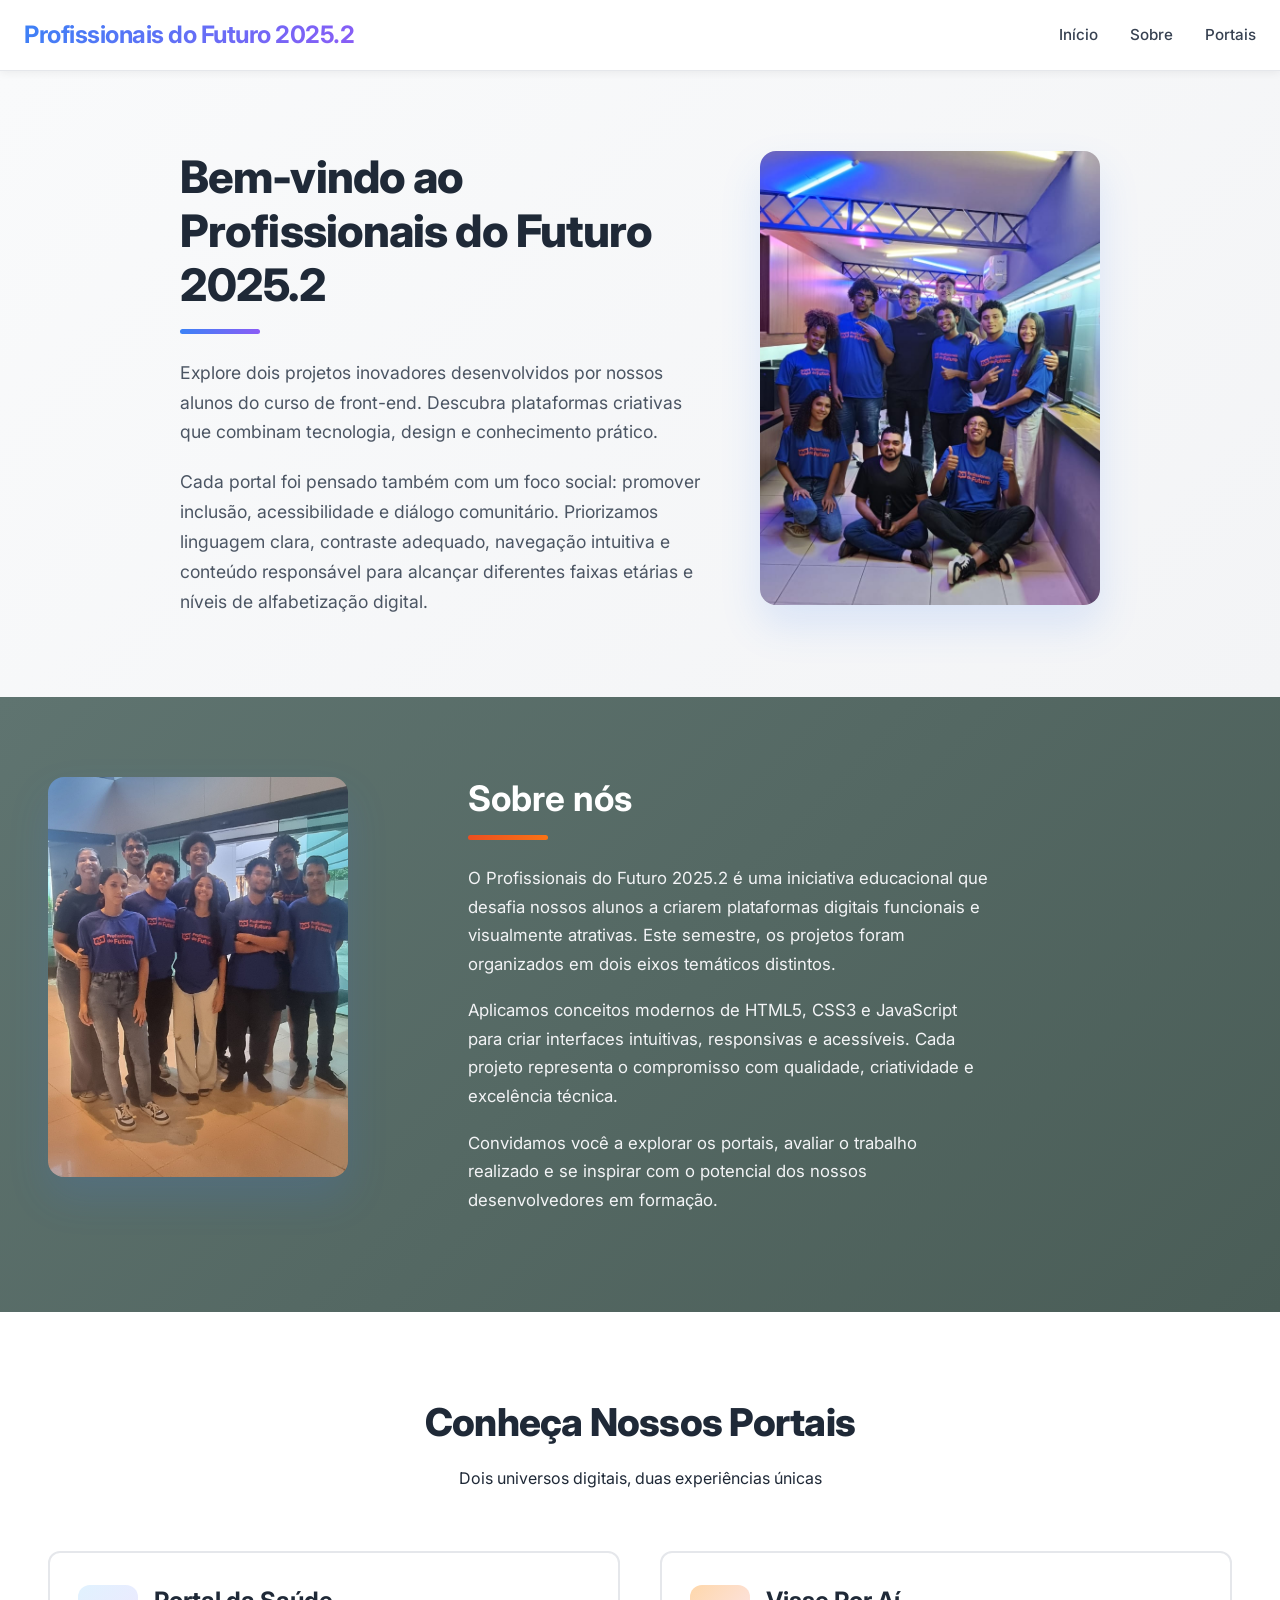
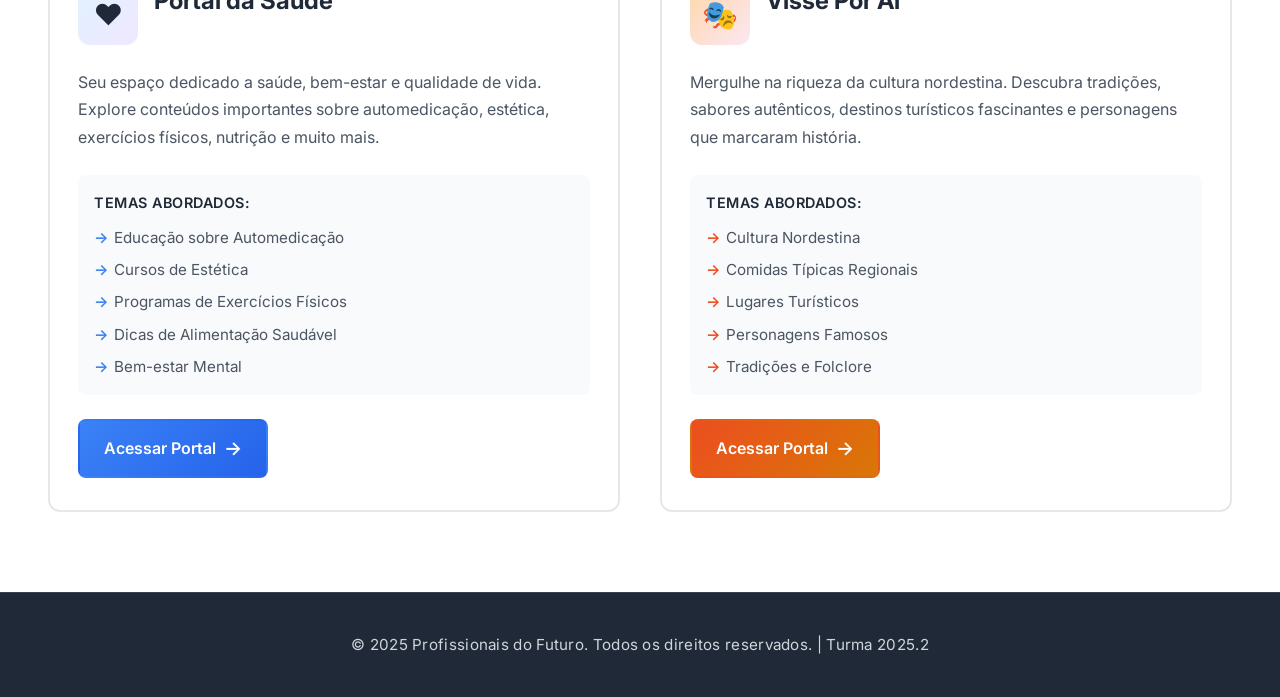
<file: index.html>
<!DOCTYPE html>
<html lang="pt-br">
<head>
  <meta charset="UTF-8" />
  <meta name="viewport" content="width=device-width, initial-scale=1.0"/>
  <title>Início | Profissionais do Futuro 2025.2</title>
  <link rel="stylesheet" href="style.css" />
  <link href="https://fonts.googleapis.com/css2?family=Inter:wght@400;500;600;700;800&display=swap" rel="stylesheet">
</head>
<body>
  <nav class="navbar">
    <div class="navbar__wrapper">
      <div class="navbar__left">
        <div class="navbar__title">
          <h1>Profissionais do Futuro 2025.2</h1>
        </div>
      </div>
      <ul class="navbar__links">
        <li><a href="#inicio">Início</a></li>
        <li><a href="#sobre">Sobre</a></li>
        <li><a href="#portais">Portais</a></li>
      </ul>
    </div>
  </nav>

  <main class="main-content">
    <!-- Seção Hero -->
    <section class="hero" id="inicio">
      <div class="container">
        <div class="hero__inner">
          <div class="hero__content">
            <h2 class="hero__title">Bem-vindo ao Profissionais do Futuro 2025.2</h2>
            <p class="hero__description">
              Explore dois projetos inovadores desenvolvidos por nossos alunos do curso de front-end. Descubra plataformas criativas que combinam tecnologia, design e conhecimento prático.
            </p>
            <p class="hero__description">
              Cada portal foi pensado também com um foco social: promover inclusão, acessibilidade e diálogo comunitário. Priorizamos linguagem clara, contraste adequado, navegação intuitiva e conteúdo responsável para alcançar diferentes faixas etárias e níveis de alfabetização digital.
            </p>
          </div>
          <div class="hero__image">
            <img src="./assets/turma.jpeg" alt="Ilustração Profissionais do Futuro" class="hero__image-content" />
          </div>
        </div>
      </div>
    </section>

    <!-- Seção Sobre -->
    <section class="about" id="sobre">
      <div class="container">
        <div class="about__inner">
          <div class="about__image">
            <img src="./assets/sieg.jpg" alt="Sobre o Projeto" class="about__image-content" />
          </div>
          <div class="about__content">
            <h2 class="about__title">Sobre nós</h2>
            <p class="about__description">
              O Profissionais do Futuro 2025.2 é uma iniciativa educacional que desafia nossos alunos a criarem plataformas digitais funcionais e visualmente atrativas. Este semestre, os projetos foram organizados em dois eixos temáticos distintos.
            </p>
            <p class="about__description">
              Aplicamos conceitos modernos de HTML5, CSS3 e JavaScript para criar interfaces intuitivas, responsivas e acessíveis. Cada projeto representa o compromisso com qualidade, criatividade e excelência técnica.
            </p>
            <p class="about__description">
              Convidamos você a explorar os portais, avaliar o trabalho realizado e se inspirar com o potencial dos nossos desenvolvedores em formação.
            </p>
          </div>
        </div>
      </div>
    </section>

    <!-- Seção Portais -->
    <section class="portals" id="portais">
      <div class="container">
        <div class="portals__header">
          <h2 class="portals__title">Conheça Nossos Portais</h2>
          <p class="portals__subtitle">Dois universos digitais, duas experiências únicas</p>
        </div>

        <div class="portals__grid">
        <!-- Portal 1: Saúde -->
        <div class="portal-card">
          <div class="portal-card__header">
            <div class="portal-card__icon">
              <span class="icon-health">❤️</span>
            </div>
            <h3 class="portal-card__title">Portal da Saúde</h3>
          </div>
          
          <div class="portal-card__content">
            <p class="portal-card__description">
              Seu espaço dedicado a saúde, bem-estar e qualidade de vida. Explore conteúdos importantes sobre automedicação, estética, exercícios físicos, nutrição e muito mais.
            </p>
            
            <div class="portal-card__topics">
              <h4 class="portal-card__topics-title">Temas abordados:</h4>
              <ul class="portal-card__topics-list">
                <li>Educação sobre Automedicação</li>
                <li>Cursos de Estética</li>
                <li>Programas de Exercícios Físicos</li>
                <li>Dicas de Alimentação Saudável</li>
                <li>Bem-estar Mental</li>
              </ul>
            </div>
          </div>
          
        <a href="./portal-saude/home/home.html" class="portal-card__link" target="_blank" rel="noopener noreferrer">
            Acessar Portal
            <span class="portal-card__arrow">→</span>
        </a>
        </div>

        <!-- Portal 2: Nordeste -->
        <div class="portal-card">
          <div class="portal-card__header">
            <div class="portal-card__icon">
              <span class="icon-northeast">🎭</span>
            </div>
            <h3 class="portal-card__title">Visse Por Aí</h3>
          </div>
          
          <div class="portal-card__content">
            <p class="portal-card__description">
              Mergulhe na riqueza da cultura nordestina. Descubra tradições, sabores autênticos, destinos turísticos fascinantes e personagens que marcaram história.
            </p>
            
            <div class="portal-card__topics">
              <h4 class="portal-card__topics-title">Temas abordados:</h4>
              <ul class="portal-card__topics-list">
                <li>Cultura Nordestina</li>
                <li>Comidas Típicas Regionais</li>
                <li>Lugares Turísticos</li>
                <li>Personagens Famosos</li>
                <li>Tradições e Folclore</li>
              </ul>
            </div>
          </div>
          
        <a href="./visse-por-ai/home/src/home.html" class="portal-card__link" target="_blank" rel="noopener noreferrer">
            Acessar Portal
            <span class="portal-card__arrow">→</span>
        </a>
        </div>
        </div>
      </div>
    </section>

  </main>

  <footer class="footer">
    <div class="container">
      <p>&copy; 2025 Profissionais do Futuro. Todos os direitos reservados. | Turma 2025.2</p>
    </div>
  </footer>
</body>
</html>
</file>
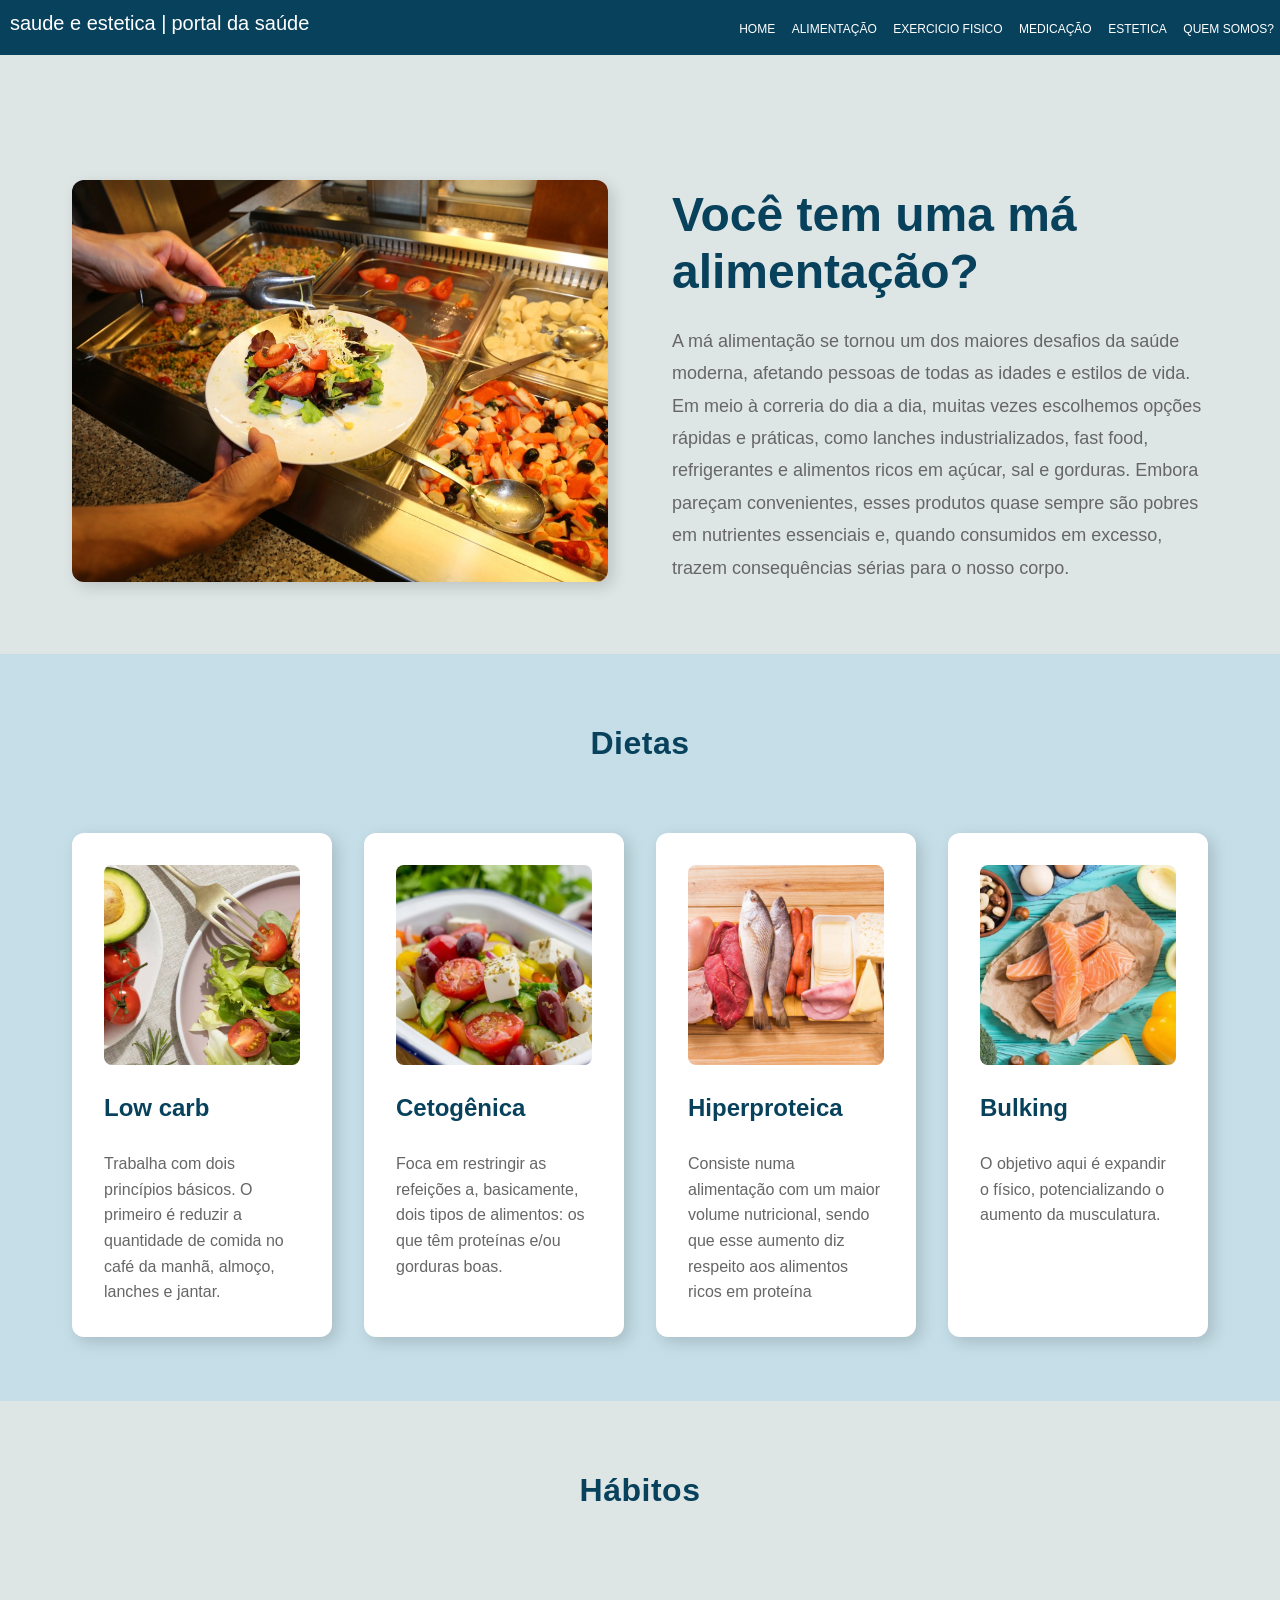
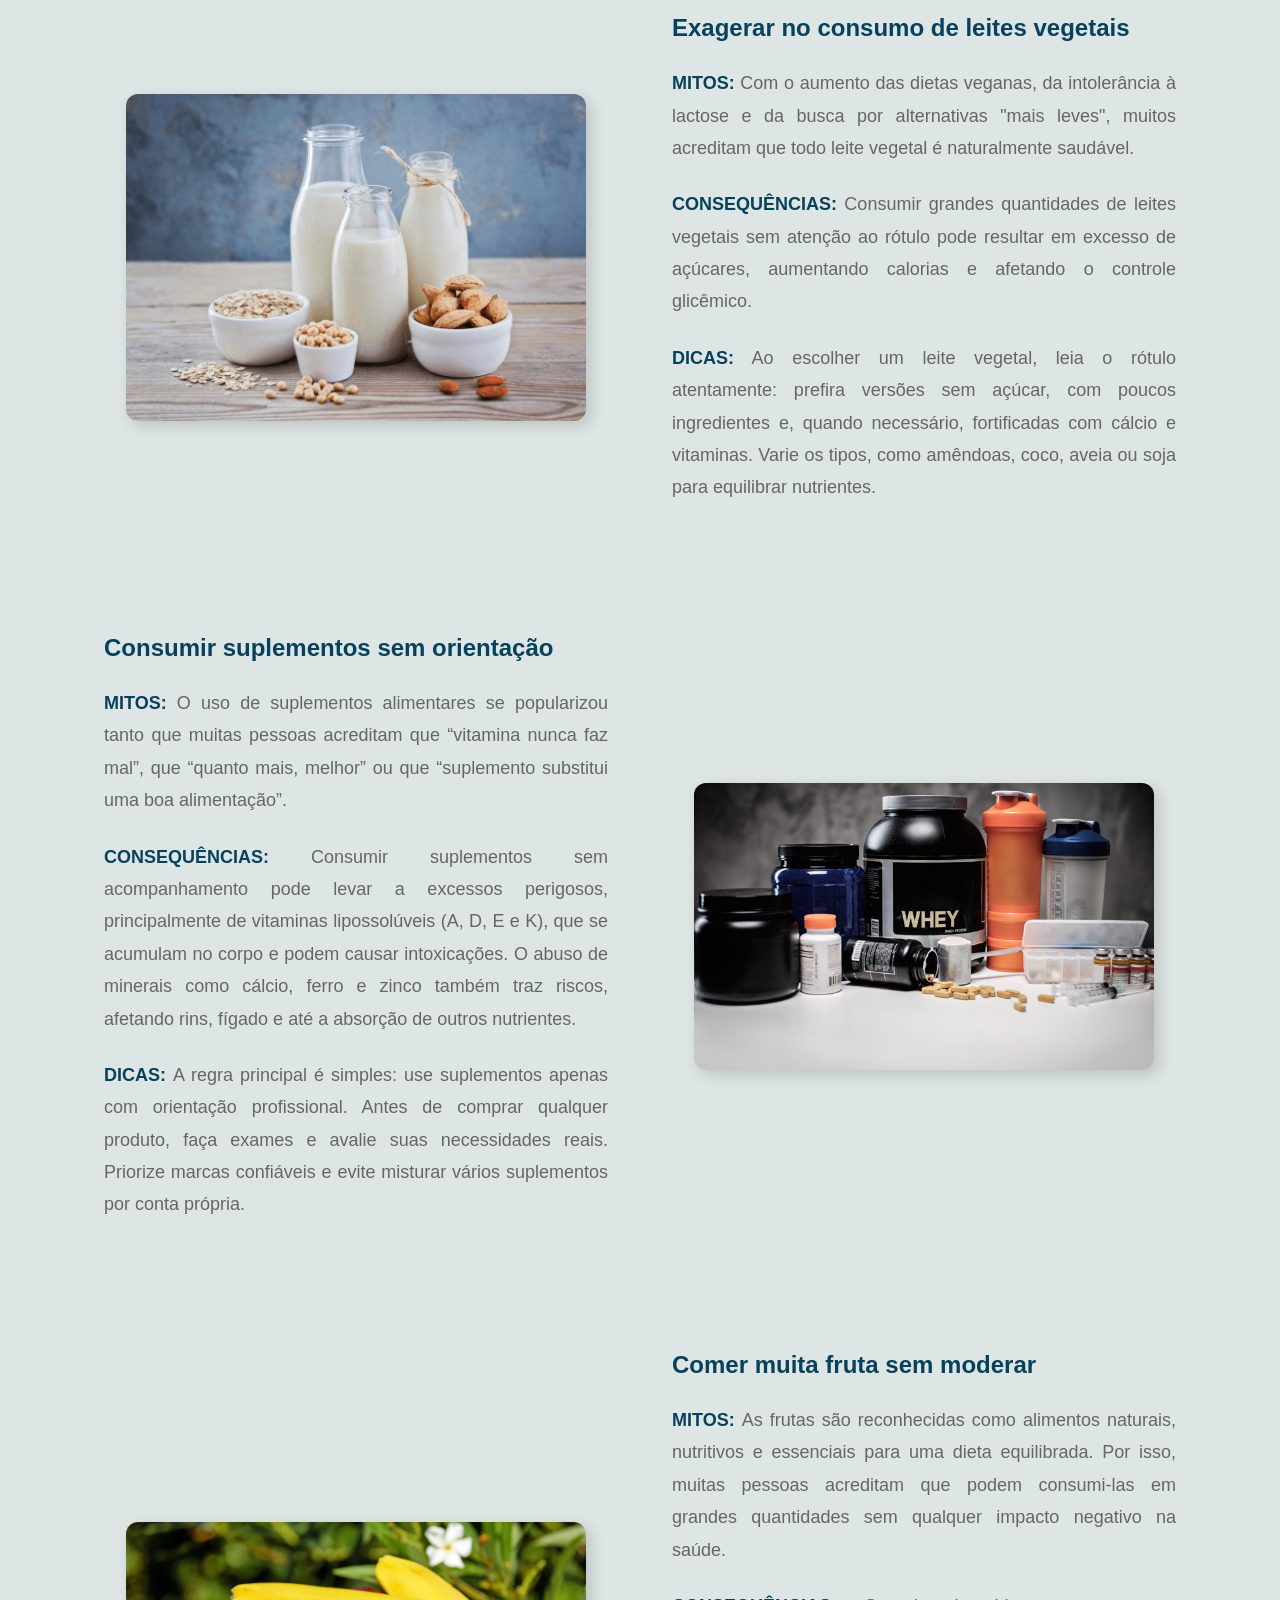
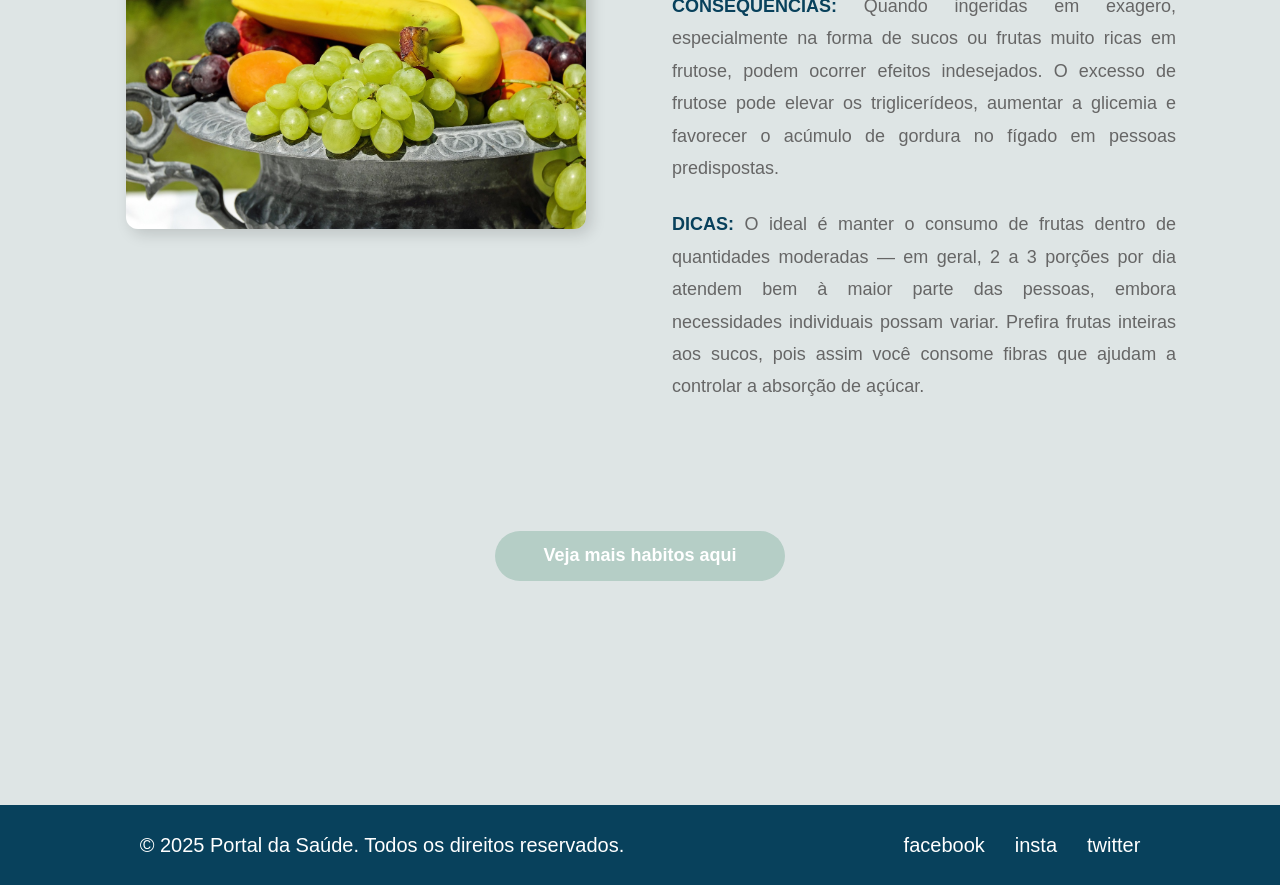
<file: portal-saude/alimentacao/alimentação.html>
<!DOCTYPE html>
<html lang="pt-br">
  <head>
    <meta charset="UTF-8" />
    <meta name="viewport" content="width=device-width, initial-scale=1.0" />
    <title>Document</title>
    <link rel="stylesheet" href="alimentação.css" />
  </head>
  <body>
    <nav>
        <div class="container-nav-textos">
            <p class="textologo">saude e estetica |</p> <p>portal da saúde</p> 
        </div>
        <div class="container-nav2">
            <a href="../home/home.html"><button class="btnav">HOME</button></a> 
            <a href="../alimentacao/alimentação.html"><button class="btnav">ALIMENTAÇÃO</button></a>
            <a href="../exercicio-fisico/index.html"><button class="btnav">EXERCICIO FISICO</button></a> 
            <a href="../med/med.html"><button class="btnav">MEDICAÇÃO</button></a>
            <a href="../estetica/teste.html"><button class="btnav">ESTETICA</button></a>
            <a href="../sobre nos/qs.html"><button class="btnav">QUEM SOMOS?</button></a>
        </div>
        
    </nav>

    <div class="inicio">
      <div class="img1">
        <img src="arquivos/foto1.jpg" alt="img_teste" />
      </div>

      <div class="texto1">
        <h1>
          Você tem uma má <br />
          alimentação?
        </h1>
        <p>
          A má alimentação se tornou um dos maiores desafios da saúde moderna,
          afetando pessoas de todas as idades e estilos de vida. Em meio à
          correria do dia a dia, muitas vezes escolhemos opções rápidas e
          práticas, como lanches industrializados, fast food, refrigerantes e
          alimentos ricos em açúcar, sal e gorduras. Embora pareçam
          convenientes, esses produtos quase sempre são pobres em nutrientes
          essenciais e, quando consumidos em excesso, trazem consequências
          sérias para o nosso corpo.
        </p>
      </div>
    </div>
    
  <section class="dietas">
    <div class="dieta">
      <h1>Dietas</h1>
    </div>
    
    <section class="cards">
      <div class="card1">
        <img src="arquivos/low carb.jpg" alt="" />
        <h1>Low carb</h1>
        <p>Trabalha com dois princípios básicos. O primeiro é reduzir a quantidade de comida no café da manhã, almoço, lanches e jantar.</p>
      </div>
      
      <div class="card1">
        <img src="arquivos/cetogênica.jpeg" alt="" />
        <h1>Cetogênica</h1>
        <p>Foca em restringir as refeições a, basicamente, dois tipos de alimentos: os que têm proteínas e/ou gorduras boas. </p>
      </div>
      
      <div class="card1">
        <img src="arquivos/hiperproteica.jpeg" alt="" />
        <h1>Hiperproteica</h1>
        <p>Consiste numa alimentação com um maior volume nutricional, sendo que esse aumento diz respeito aos alimentos ricos em proteína</p>
      </div>
      
      <div class="card1">
        <img src="arquivos/bulking.jpeg" alt="" />
        <h1>Bulking</h1>
        <p>O objetivo aqui é expandir o físico, potencializando o aumento da musculatura.</p>
      </div>
      
    </section>
  </section>
    
  <section class="habitos">
      <h1 class="titulo1">Hábitos</h1>

      <div class="habitos1">
        <div class="imghabitos">
          <img src="arquivos/leitesVegetais.jpeg" alt="" class="img2" />
        </div>

        <div class="texto4">

          <h1>Exagerar no consumo de leites vegetais</h1>
          <p>
            <strong>MITOS:</strong> Com o aumento das dietas veganas, da intolerância à lactose e da busca por alternativas "mais leves", muitos acreditam que todo leite vegetal é naturalmente saudável.
          </p>

          <p>
           <strong>CONSEQUÊNCIAS:</strong> Consumir grandes quantidades de leites vegetais sem atenção ao rótulo pode resultar em excesso de açúcares, aumentando calorias e afetando o controle glicêmico.
          </p>

          <p>
            <strong>DICAS:</strong> Ao escolher um leite vegetal, leia o rótulo atentamente: prefira versões sem açúcar, com poucos ingredientes e, quando necessário, fortificadas com cálcio e vitaminas. Varie os tipos, como amêndoas, coco, aveia ou soja para equilibrar nutrientes.
          </p>
        </div>
      </div>
      
      
    

      <div class="habitos2">
        <div class="texto3">

          <h1>Consumir suplementos sem orientação</h1>  
        
          <p>
            <strong>MITOS: </strong> O uso de suplementos alimentares se popularizou tanto que muitas pessoas acreditam que “vitamina nunca faz mal”, que “quanto mais, melhor” ou que “suplemento substitui uma boa alimentação”.
          </p>

          <P>
            <strong> CONSEQUÊNCIAS: </strong> Consumir suplementos sem acompanhamento pode levar a excessos perigosos, principalmente de vitaminas lipossolúveis (A, D, E e K), que se acumulam no corpo e podem causar intoxicações. O abuso de minerais como cálcio, ferro e zinco também traz riscos, afetando rins, fígado e até a absorção de outros nutrientes.
          </P>

          <P>
            <strong> DICAS: </strong> A regra principal é simples: use suplementos apenas com orientação profissional. Antes de comprar qualquer produto, faça exames e avalie suas necessidades reais. Priorize marcas confiáveis e evite misturar vários suplementos por conta própria.
          </P>
        </div>

        <div class="imghabitos">
          <img src="arquivos/suplementos.jpeg" alt="" class="img2" />
        </div>
      </div>

      <div class="habitos1">
        
        <div class="imghabitos">
          <img src="arquivos/frutas.jpeg" alt="" class="img2" />
        </div>
        
        <div class="texto2">
          <h1>Comer muita fruta sem moderar</h1>
          
          <p>
           <strong> MITOS: </strong> As frutas são reconhecidas como alimentos naturais, nutritivos e essenciais para uma dieta equilibrada. Por isso, muitas pessoas acreditam que podem consumi-las em grandes quantidades sem qualquer impacto negativo na saúde. 
          </P>
          
          <p>
            <strong>CONSEQUÊNCIAS: </strong> Quando ingeridas em exagero, especialmente na forma de sucos ou frutas muito ricas em frutose, podem ocorrer efeitos indesejados. O excesso de frutose pode elevar os triglicerídeos, aumentar a glicemia e favorecer o acúmulo de gordura no fígado em pessoas predispostas.
          </p>

          <p>
            <strong> DICAS: </strong> O ideal é manter o consumo de frutas dentro de quantidades moderadas — em geral, 2 a 3 porções por dia atendem bem à maior parte das pessoas, embora necessidades individuais possam variar. Prefira frutas inteiras aos sucos, pois assim você consome fibras que ajudam a controlar a absorção de açúcar.
          </p>
        </div>
      </div>

      
      <div class="btt">
        <a href="https://www.einstein.br/n/vida-saudavel/tipos-de-dieta" target="_blank" rel="noopener noreferrer">
          <button class="btt1">Veja mais habitos aqui</button>
        </a>
      </div>
    </section>
    <div class="espaco"></div>
    <footer>
        <div class="direitos">
            <p>© 2025 Portal da Saúde. Todos os direitos reservados.</p>
        </div>
        <div class="redes">
            <a href=""><p class="social">facebook</p></a>
            <a href=""><p class="social">insta</p></a>
            <a href=""><p class="social">twitter</p></a>
        </div>
    </footer>
  </body>
</html>
</file>
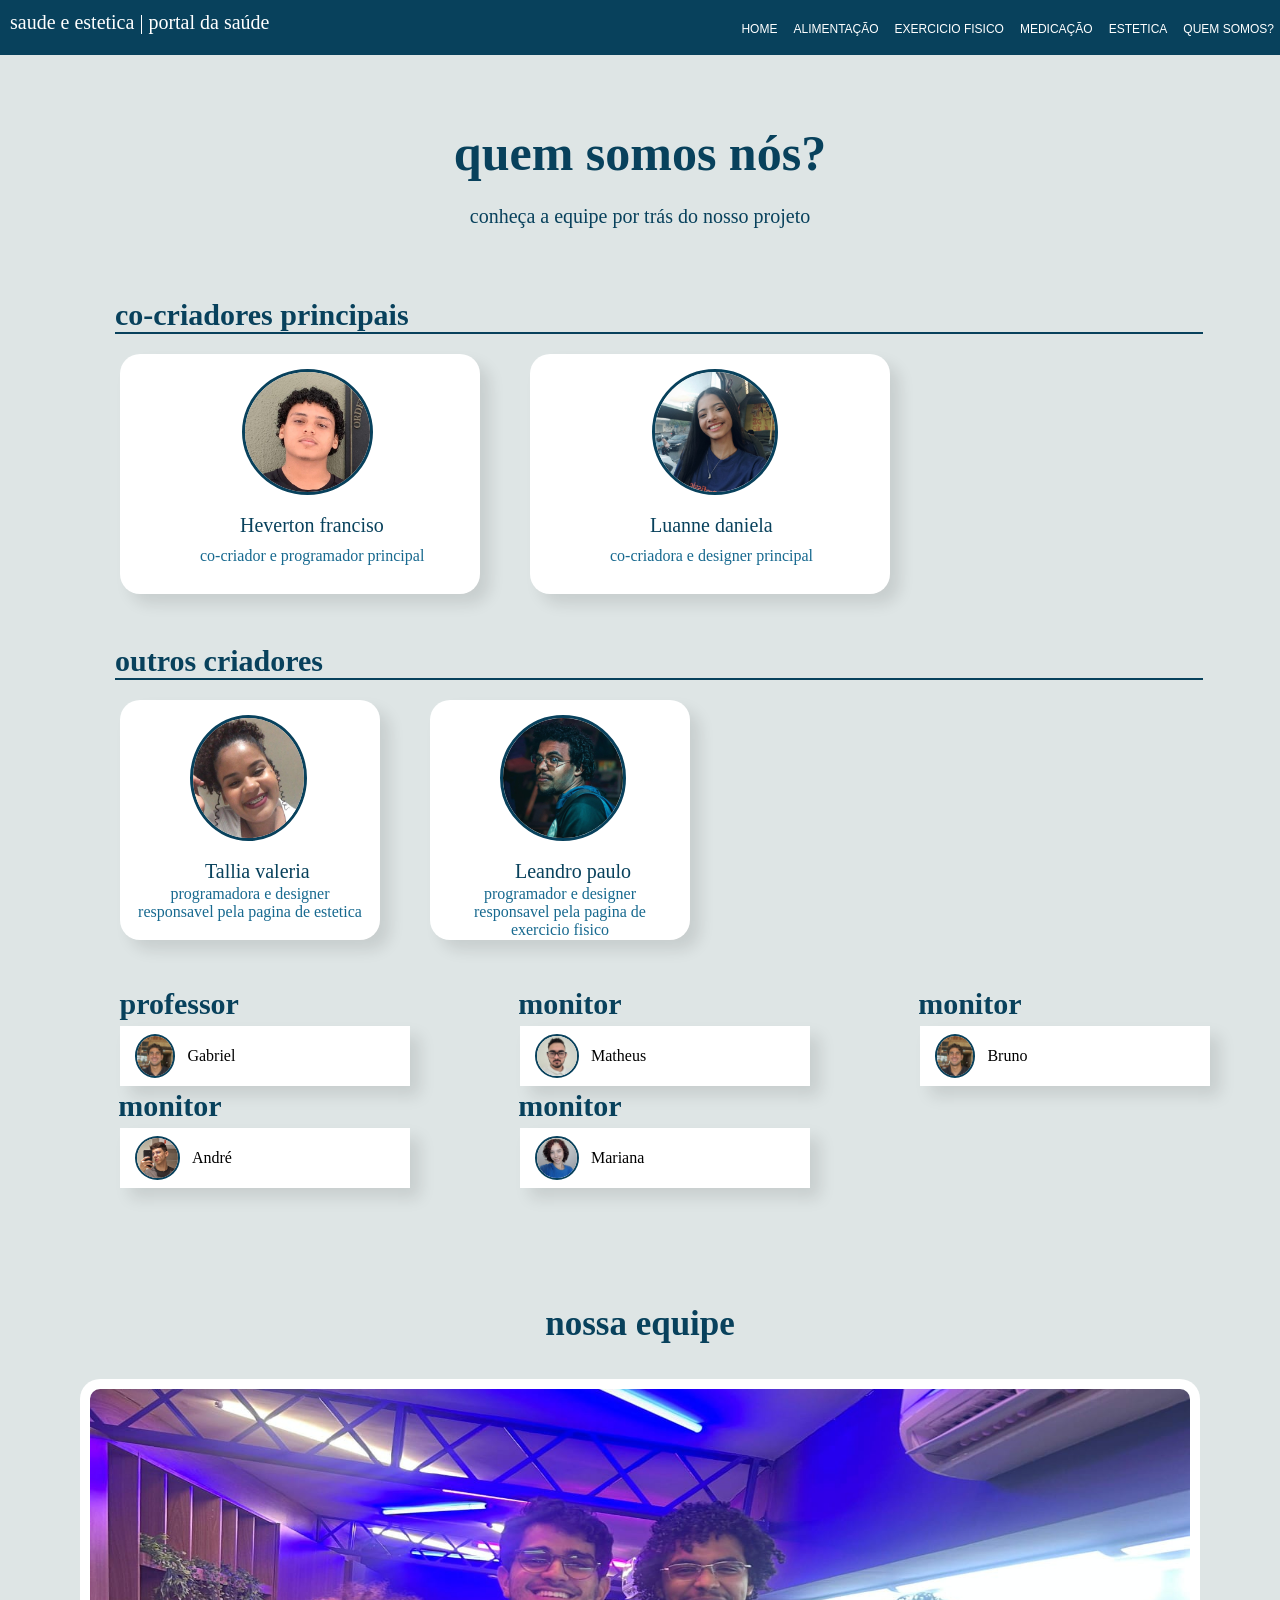
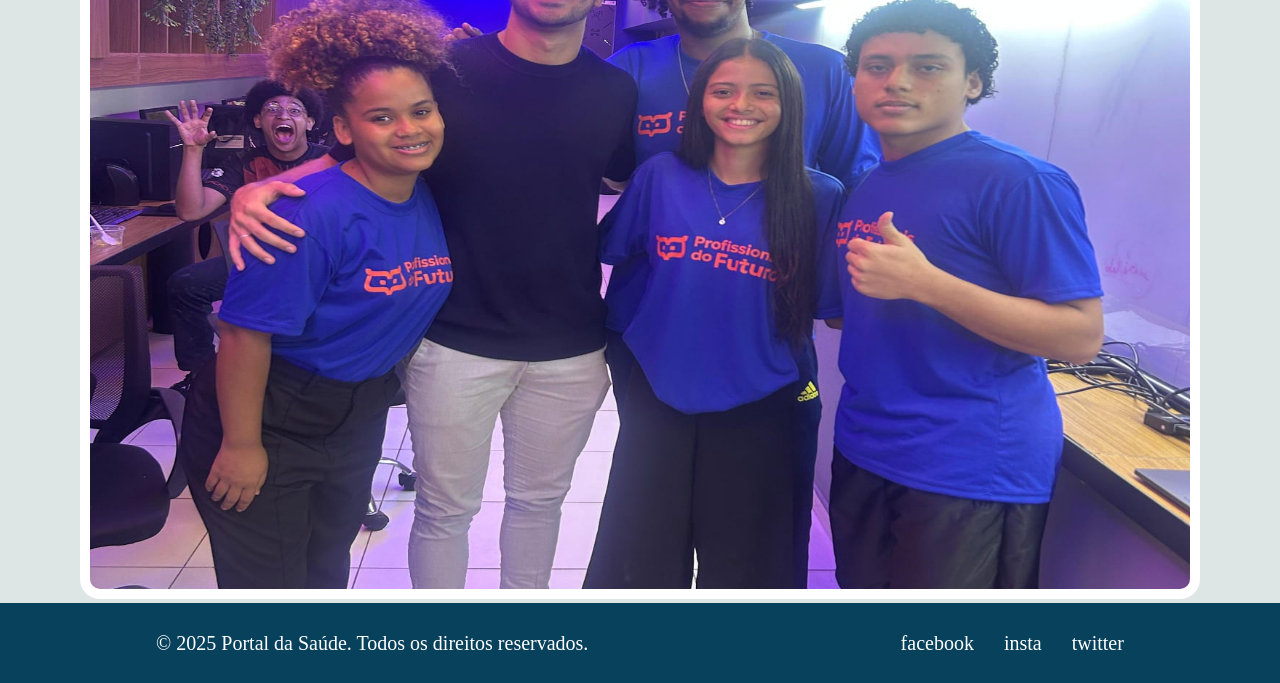
<file: portal-saude/sobre nos/qs.html>
<!DOCTYPE html>
<html lang="pt-br">
<head>
    <meta charset="UTF-8">
    <meta name="viewport" content="width=device-width, initial-scale=1.0">
    <title>quem somos?</title>
    <link rel="stylesheet" href="qs.css">
</head>
<body>
    <nav>
        <div class="container-nav-textos">
            <p class="textologo">saude e estetica |</p> <p>portal da saúde</p> 
        </div>
        <div class="container-nav2">
            <a href="../home/home.html"><button class="btnav">HOME</button></a> 
            <a href="../alimentacao/alimentação.html"><button class="btnav">ALIMENTAÇÃO</button></a>
            <a href="../exercicio-fisico/index.html"><button class="btnav">EXERCICIO FISICO</button></a> 
            <a href="../med/med.html"><button class="btnav">MEDICAÇÃO</button></a>
            <a href="../estetica/teste.html"><button class="btnav">ESTETICA</button></a>
            <a href="../sobre nos/qs.html"><button class="btnav">QUEM SOMOS?</button></a>
        </div>
        
    </nav>
    <div class="inicio">
        <h1>quem somos nós?</h1>
        <p>conheça a equipe por trás do nosso projeto</p>
    </div>
    <div class="topico">
        <h1 class="titulo">co-criadores principais</h1>
        <ul>
            <li class="li1"><img class="img1" src="chico.jpeg" alt="">
                <p class="quem">Heverton franciso</p>
                <p class="descri">co-criador e programador principal</p>
            </li>
            <li class="li1"><img class="img1" src="luan.jpeg" alt="">
                <p class="quem">Luanne daniela</p>
                <p class="descri">co-criadora e designer principal</p>
            </li>
        </ul>
    </div>
    <div class="topico">
        <h1 class="titulo">outros criadores</h1>
        <ul>
            <li class="li2"><img class="imgpdr" src="thalia.jpeg" alt="">
                <p class="quem2">Tallia valeria</p>
                <p class="descri2">programadora e designer responsavel pela pagina de estetica</p>
            </li>
            <li class="li2"><img class="imgpdr" src="leandro.jpeg" alt="">
                <p class="quem2">Leandro paulo</p>
                <p class="descri2">programador e designer responsavel pela pagina de exercicio fisico</p>
            </li>
            
        </ul>
    </div>
    <div class="eee">
          <div class="outros">
            <ul>
                <li>
                    <h2 class="prof">professor</h2>
                    <img src="gabriel.jpeg" alt="">
                    <div class="nomw"><p>Gabriel</p></div>
                </li>
                <li>
                    <h2 class="moni">monitor</h2>
                    <img src="primo.jpeg" alt="">
                    <div class="nomw"><p>Matheus</p></div>
                </li>
                <li>
                    <h2 class="moni">monitor</h2>
                    <img src="gabriel.jpeg" alt="">
                    <div class="nomw"><p>Bruno</p></div>
                </li>
            </ul>
        </div>
        <div class="outros">
            <ul class="ul2">
              <li>
                   <h2 class="moni">monitor</h2>
                    <img src="andre.jpeg" alt="">
                    <div class="nomw"><p>André</p></div>
             </li>
             <li>
                 <h2 class="moni">monitor</h2>
                 <img src="mari.jpeg" alt="">
                 <div class="nomw"><p>Mariana</p></div>
             </li>
         </ul>
        </div>
    </div>
    <div class="equipe">
        <h3>nossa equipe</h3>
        <img src="equipe.jpg" alt="">

    </div>
    <footer>
        <div class="direitos">
            <p>© 2025 Portal da Saúde. Todos os direitos reservados.</p>
        </div>
        <div class="redes">
            <a href=""><p class="social">facebook</p></a>
            <a href=""><p class="social">insta</p></a>
            <a href=""><p class="social">twitter</p></a>
        </div>
    </footer>
</body>
</html>
</file>
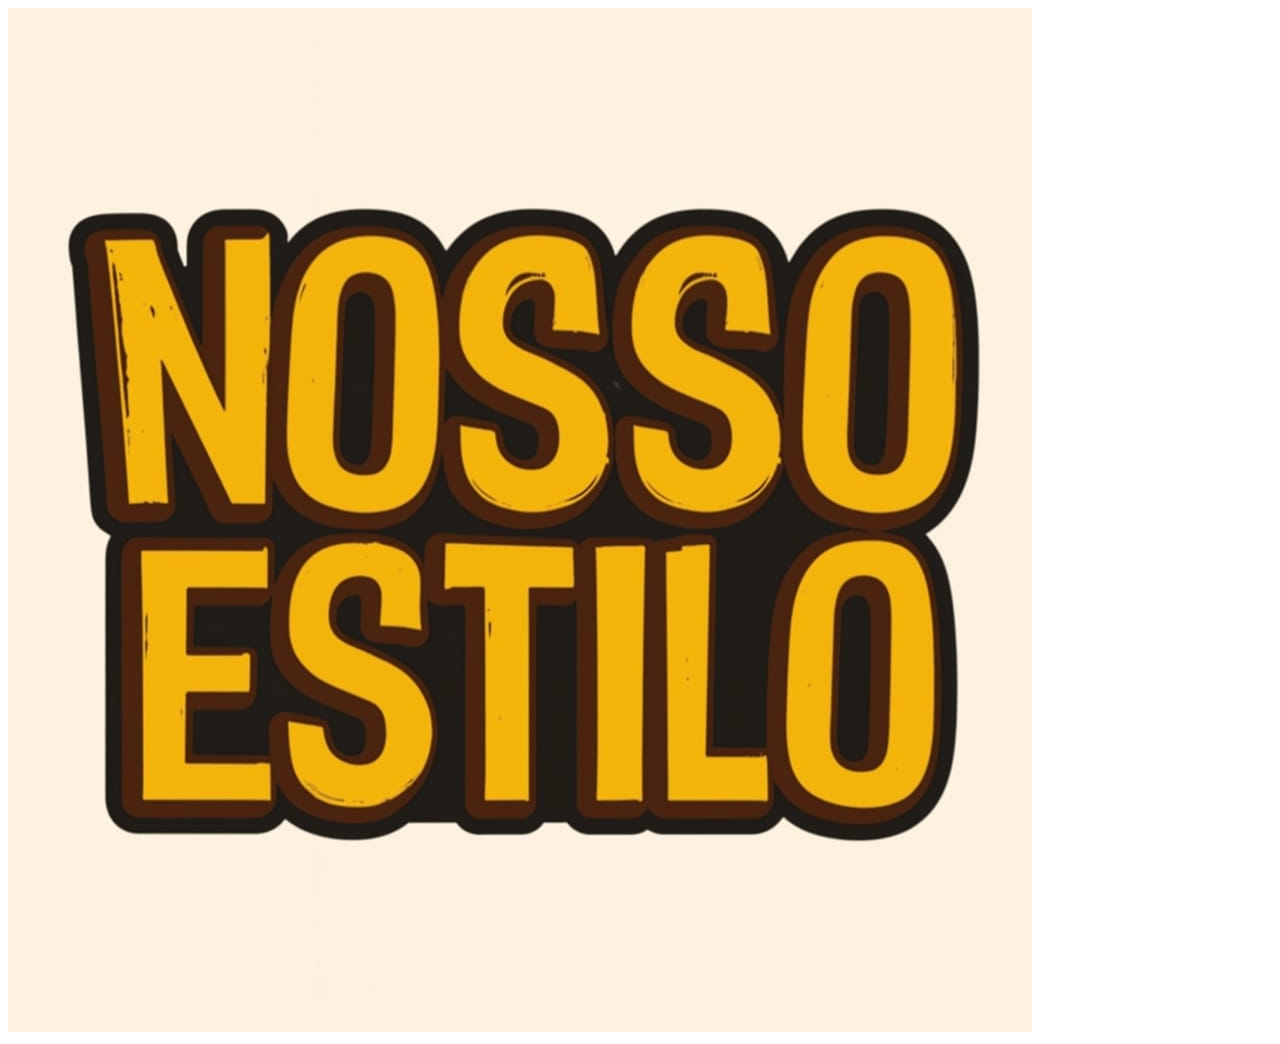
<file: visse-por-ai/cultura/nossoestilo.html>
<!DOCTYPE html>
<html lang="pt-BR">
<head>
    <meta charset="UTF-8">
    <meta name="viewport" content="width=device-width, initial-scale=1.0">
    <title>Nosso Estilo</title>
</head>
<body>
        <img src="fotos/nosso estilo.jpeg" alt="">
        
   

</body>
</html>
</file>
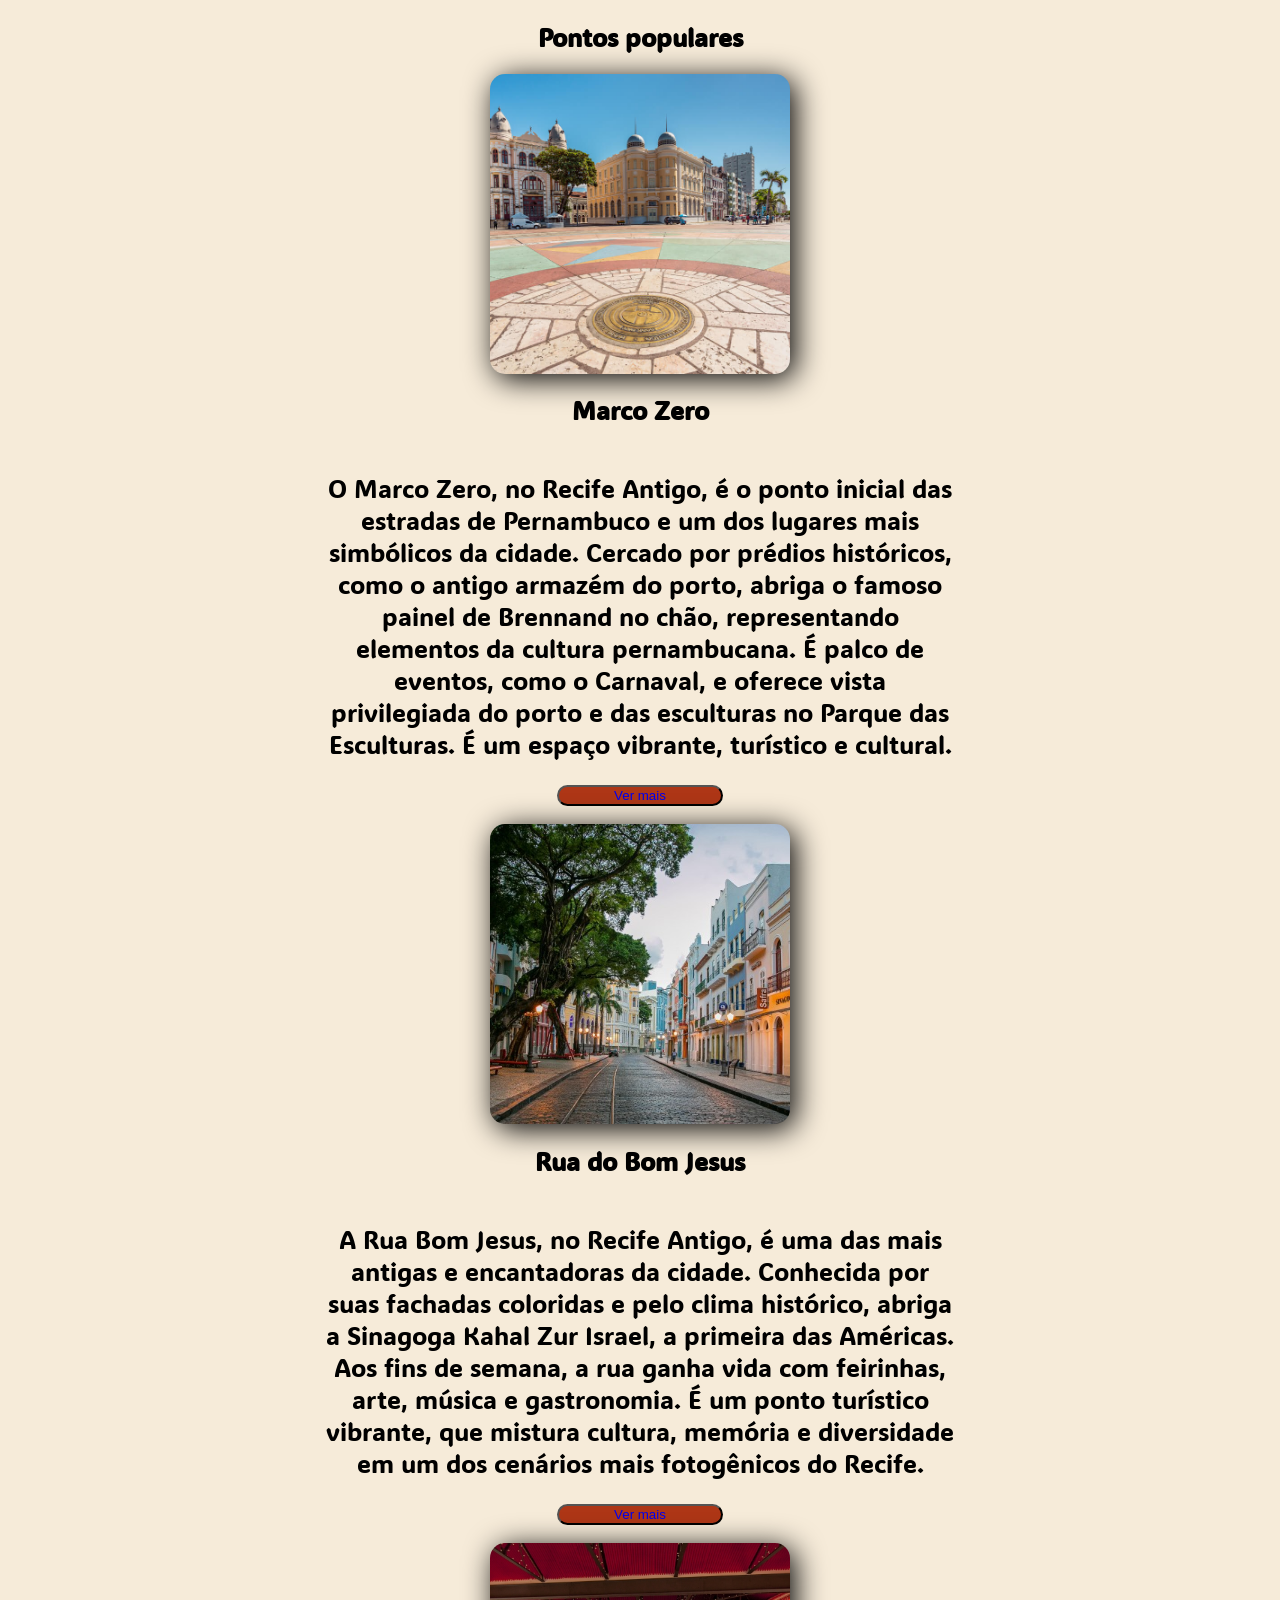
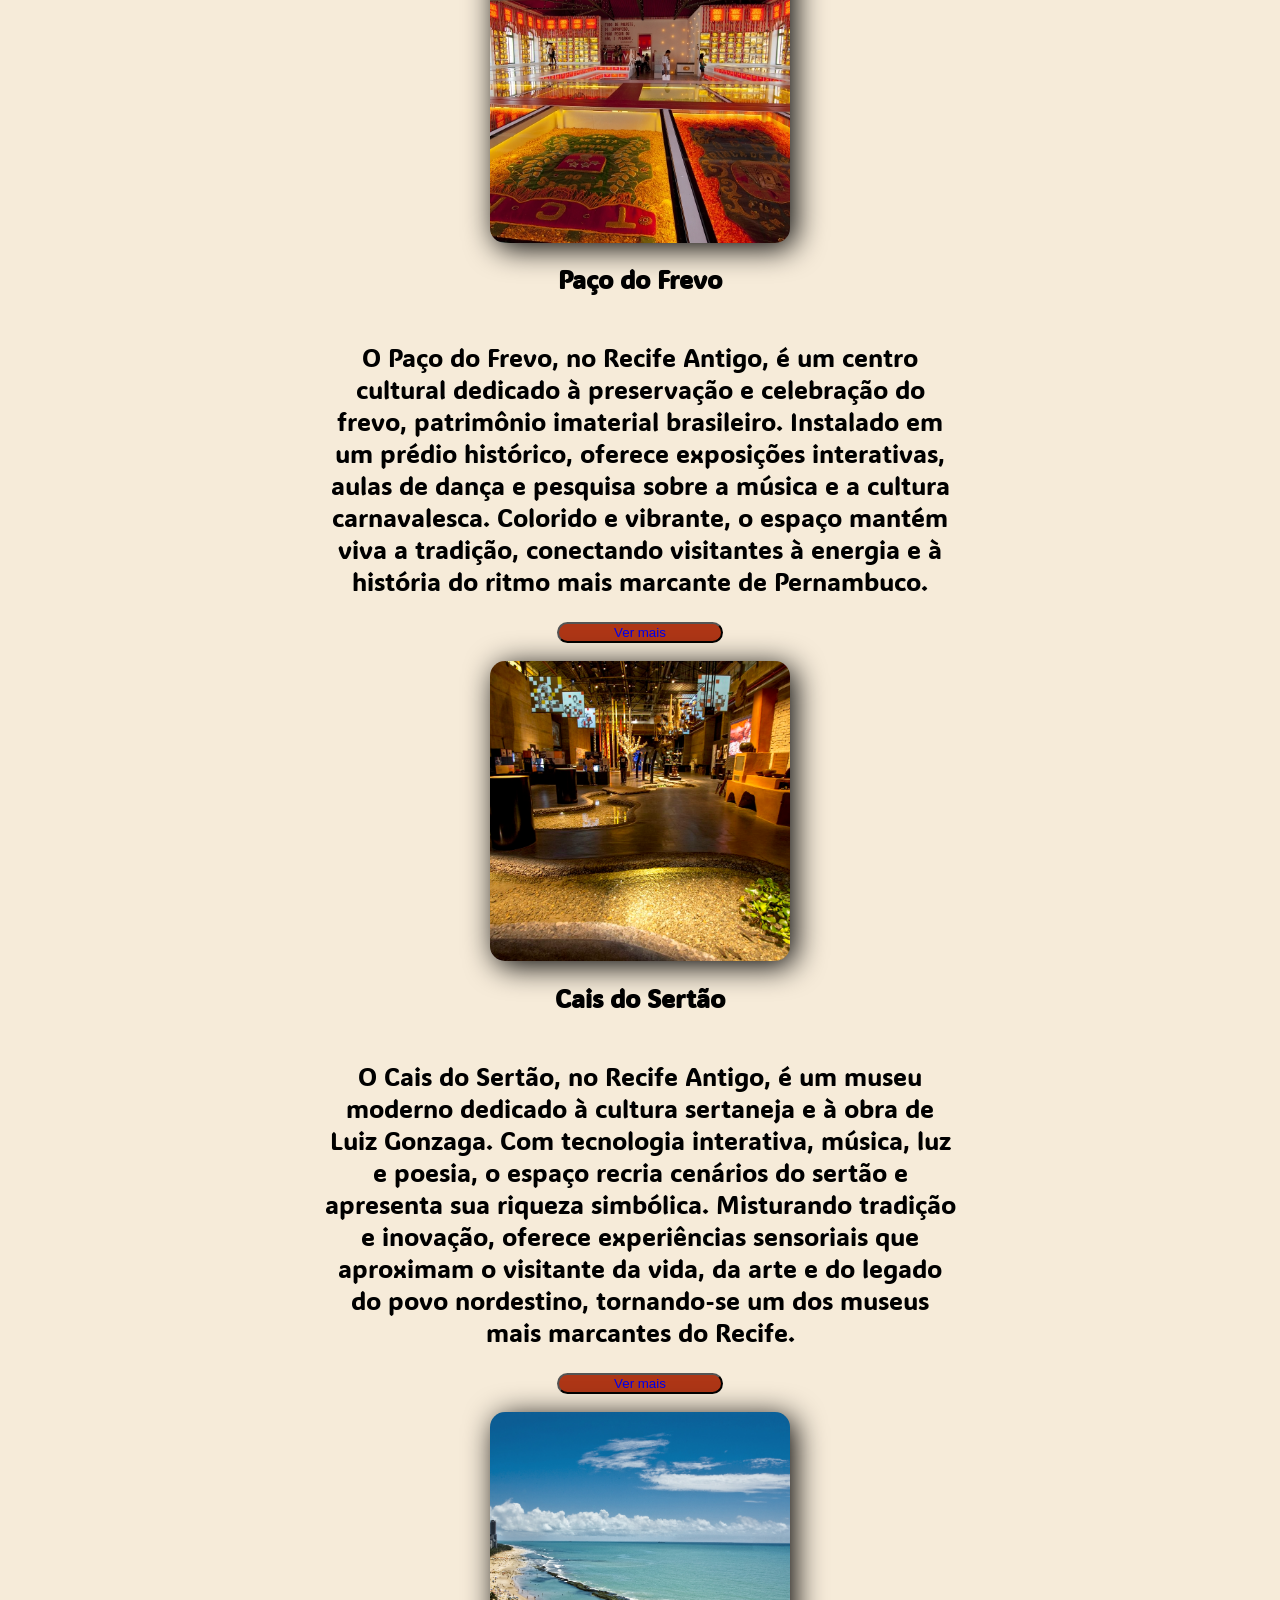
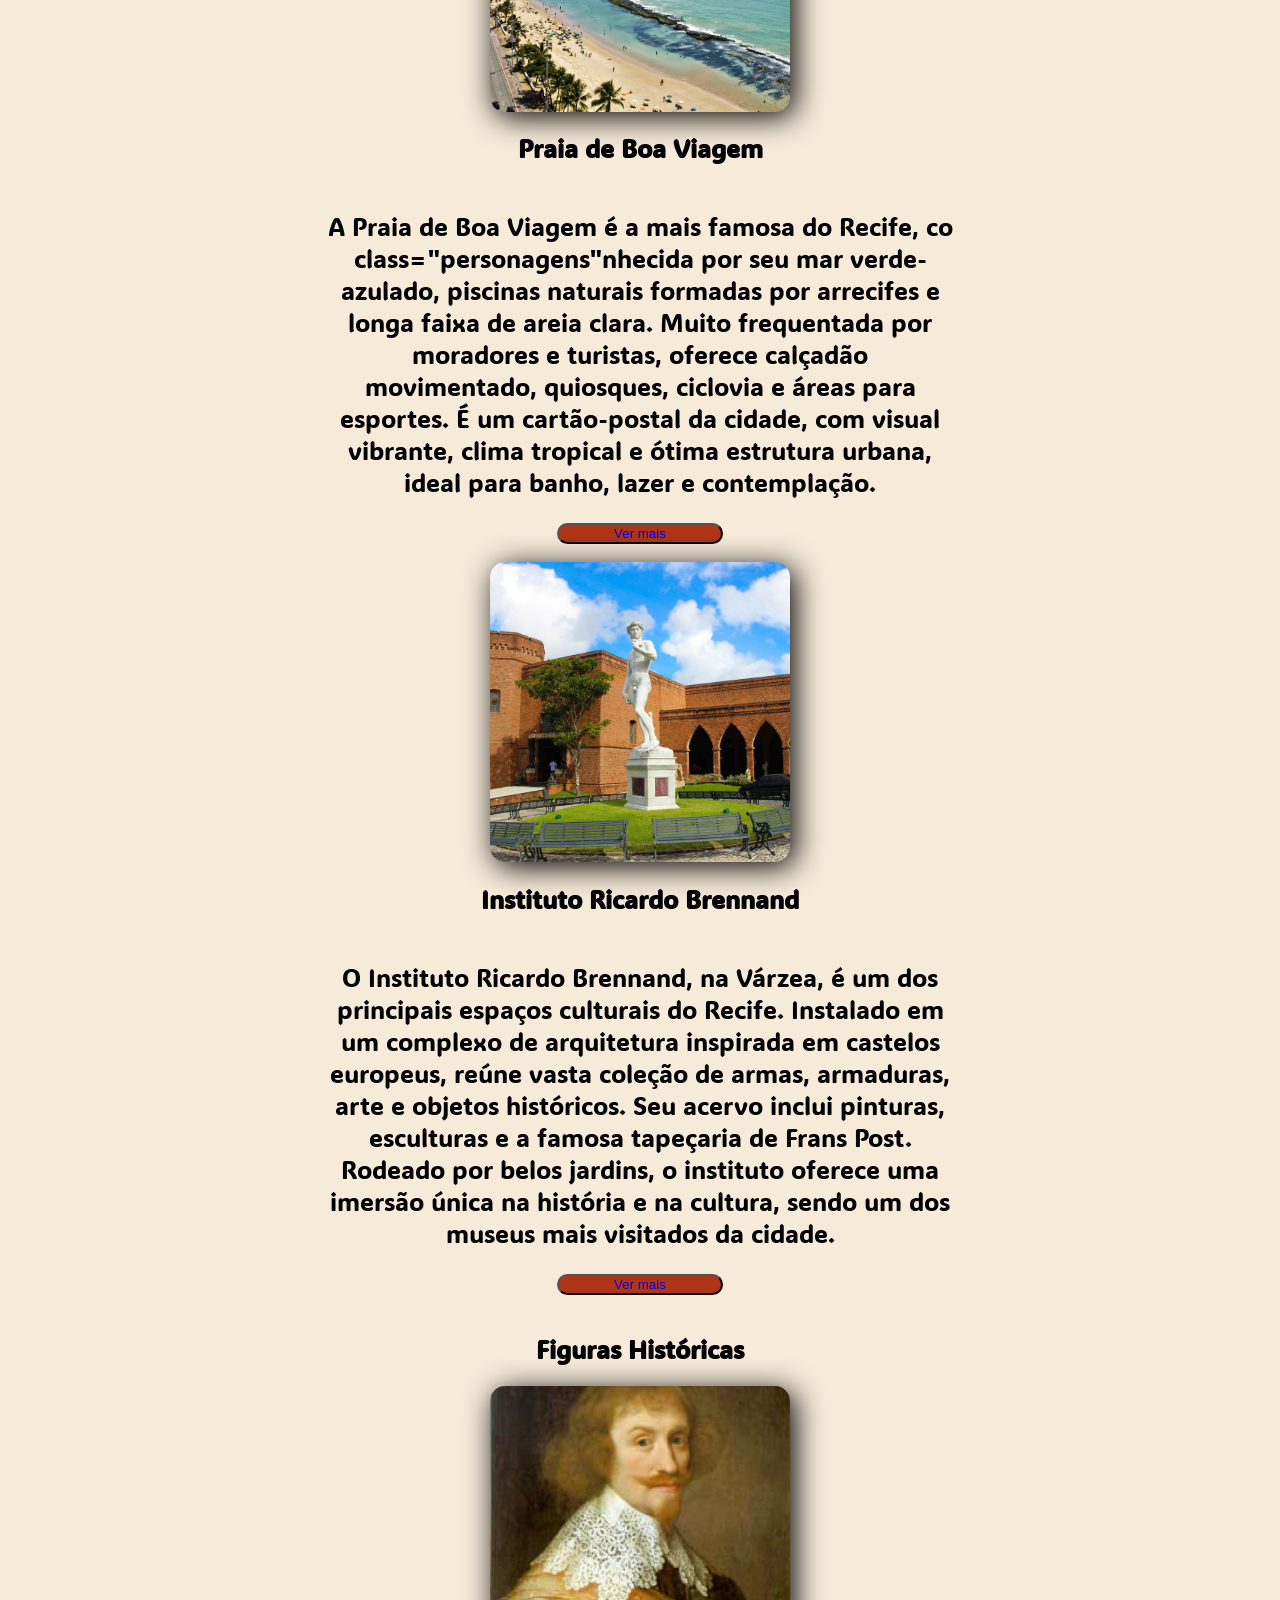
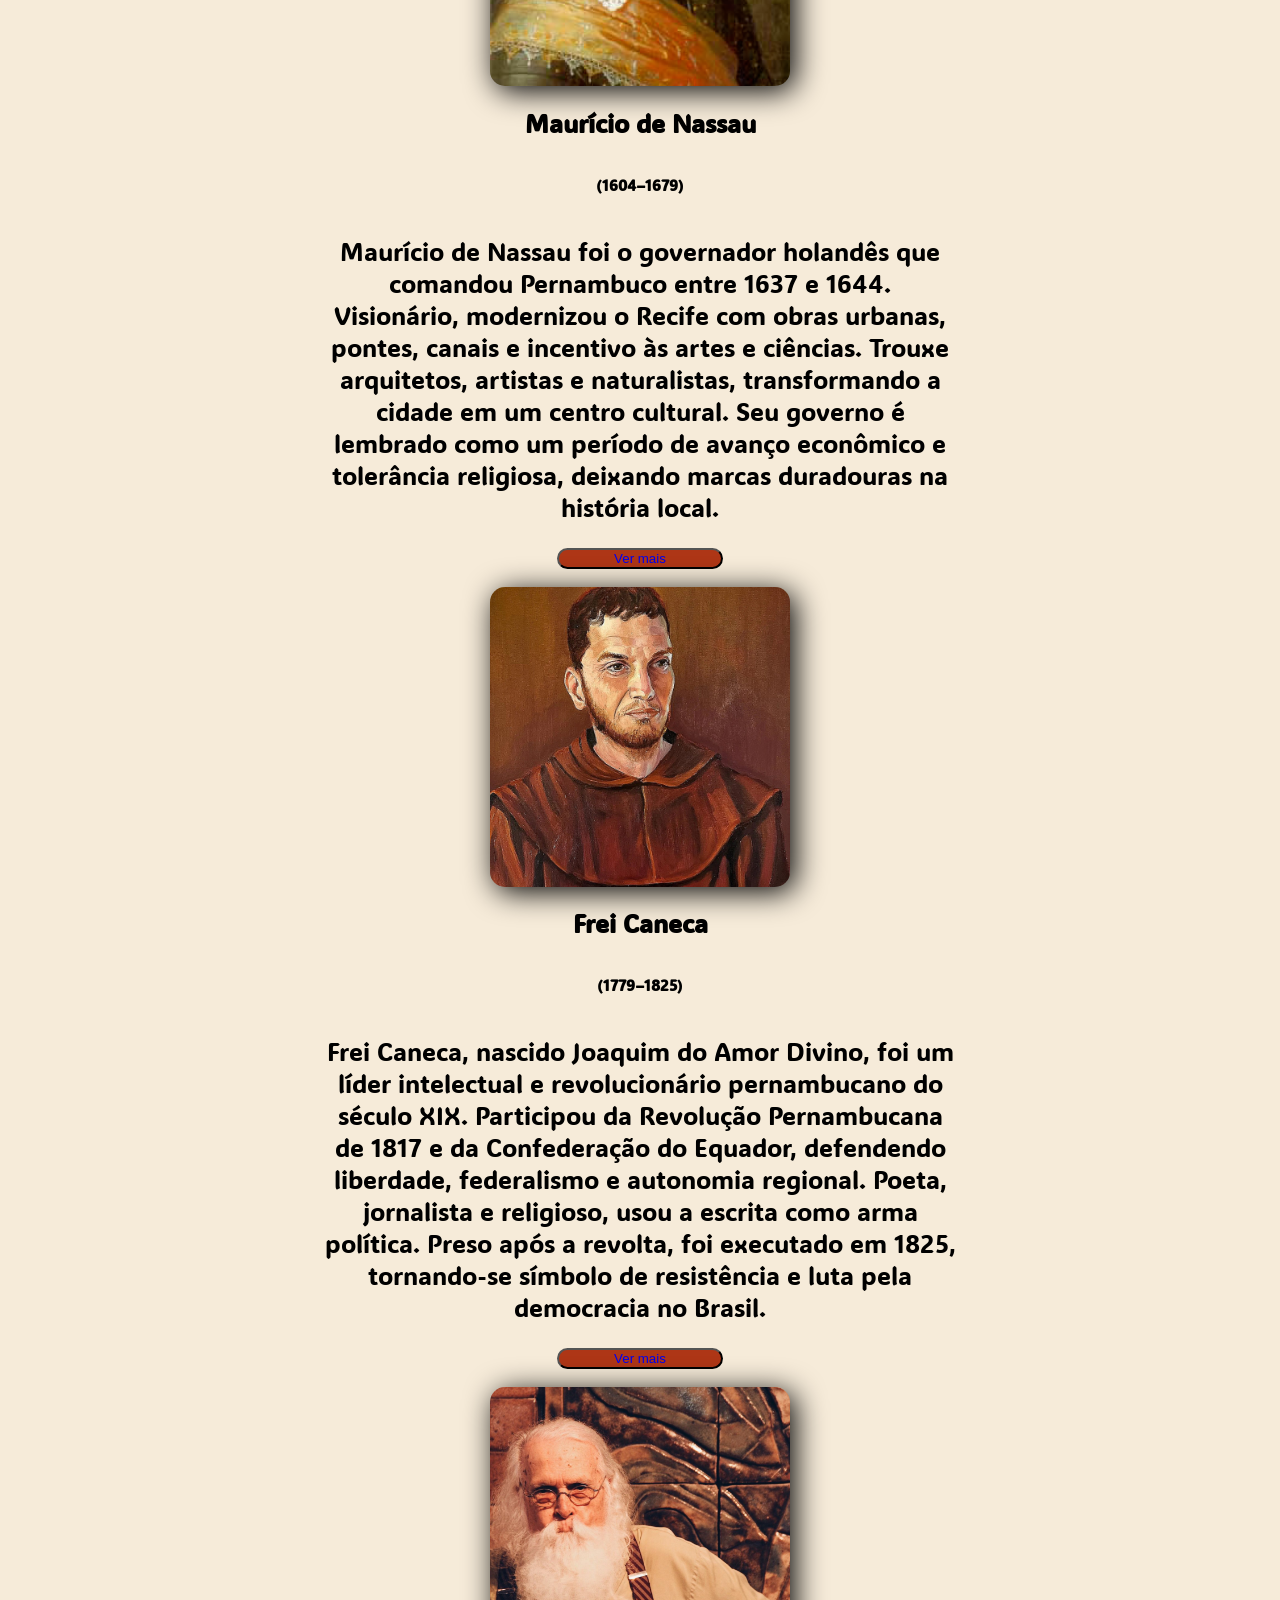
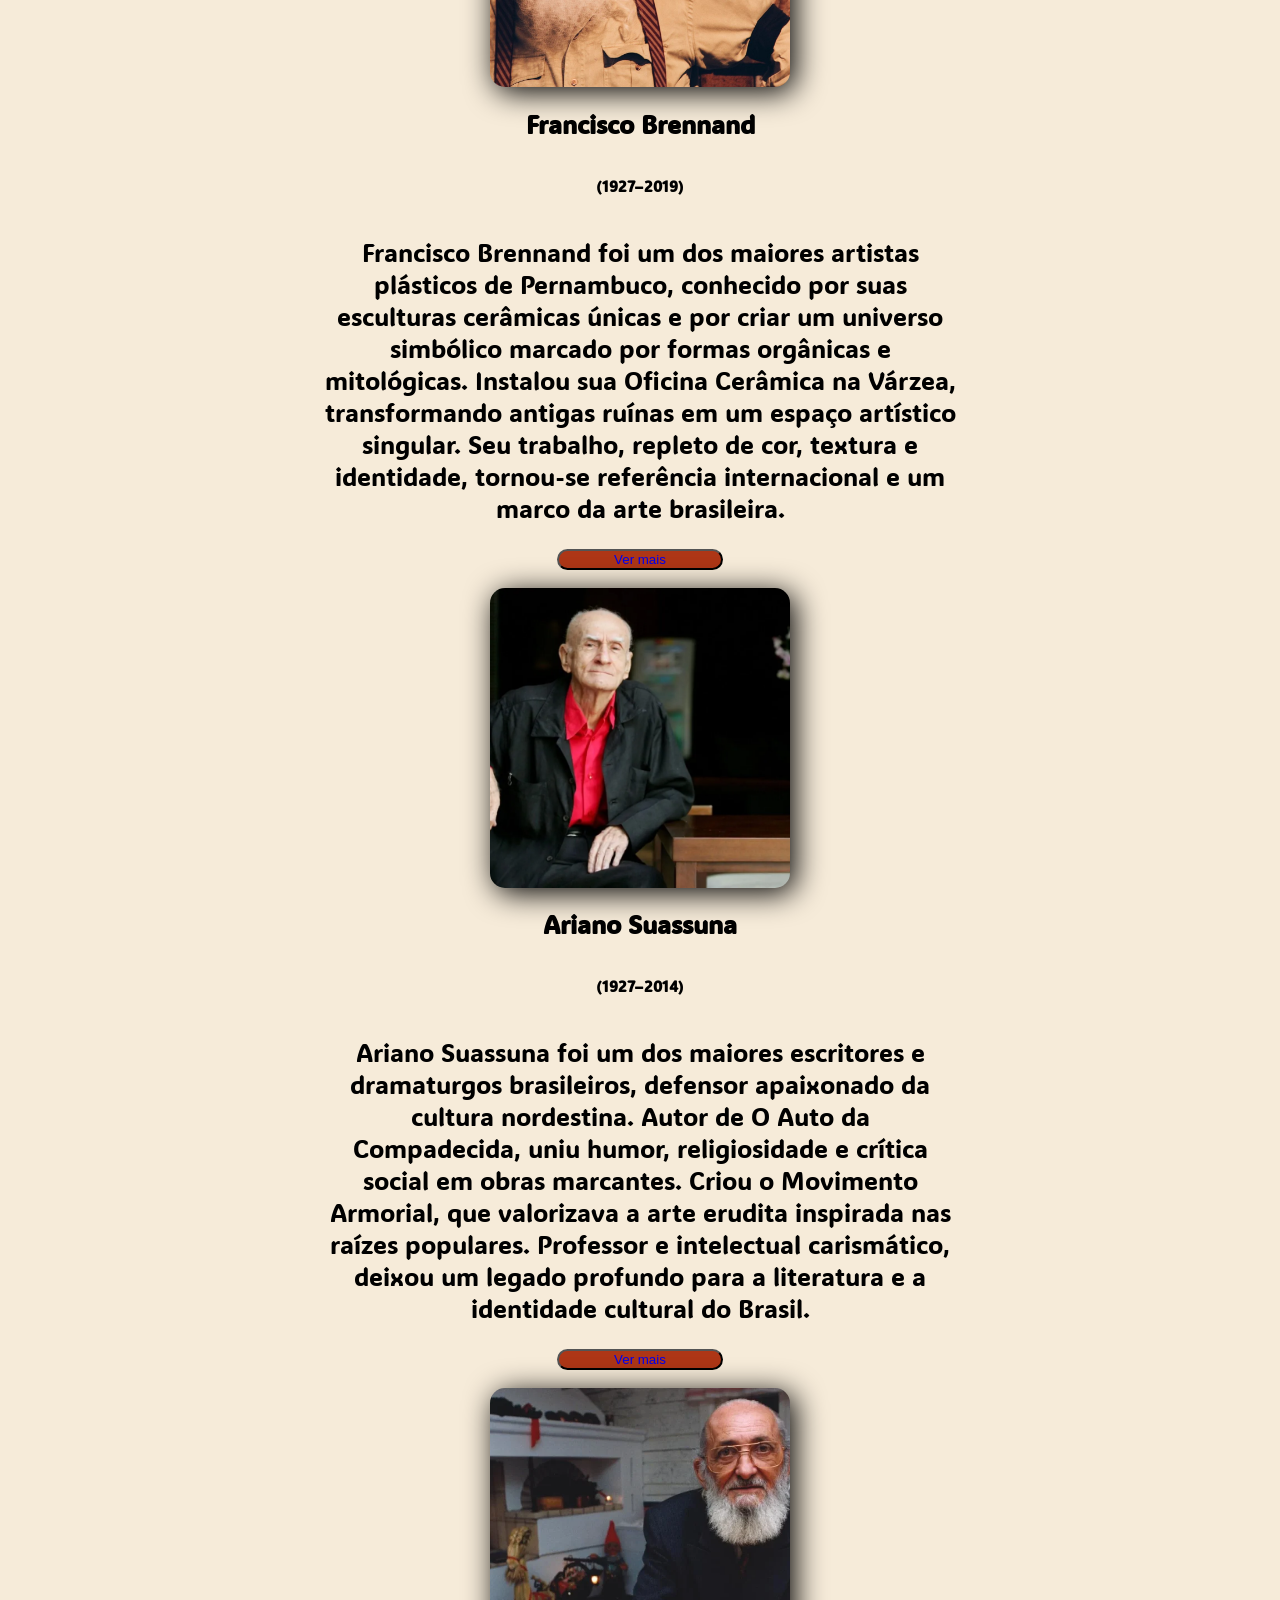
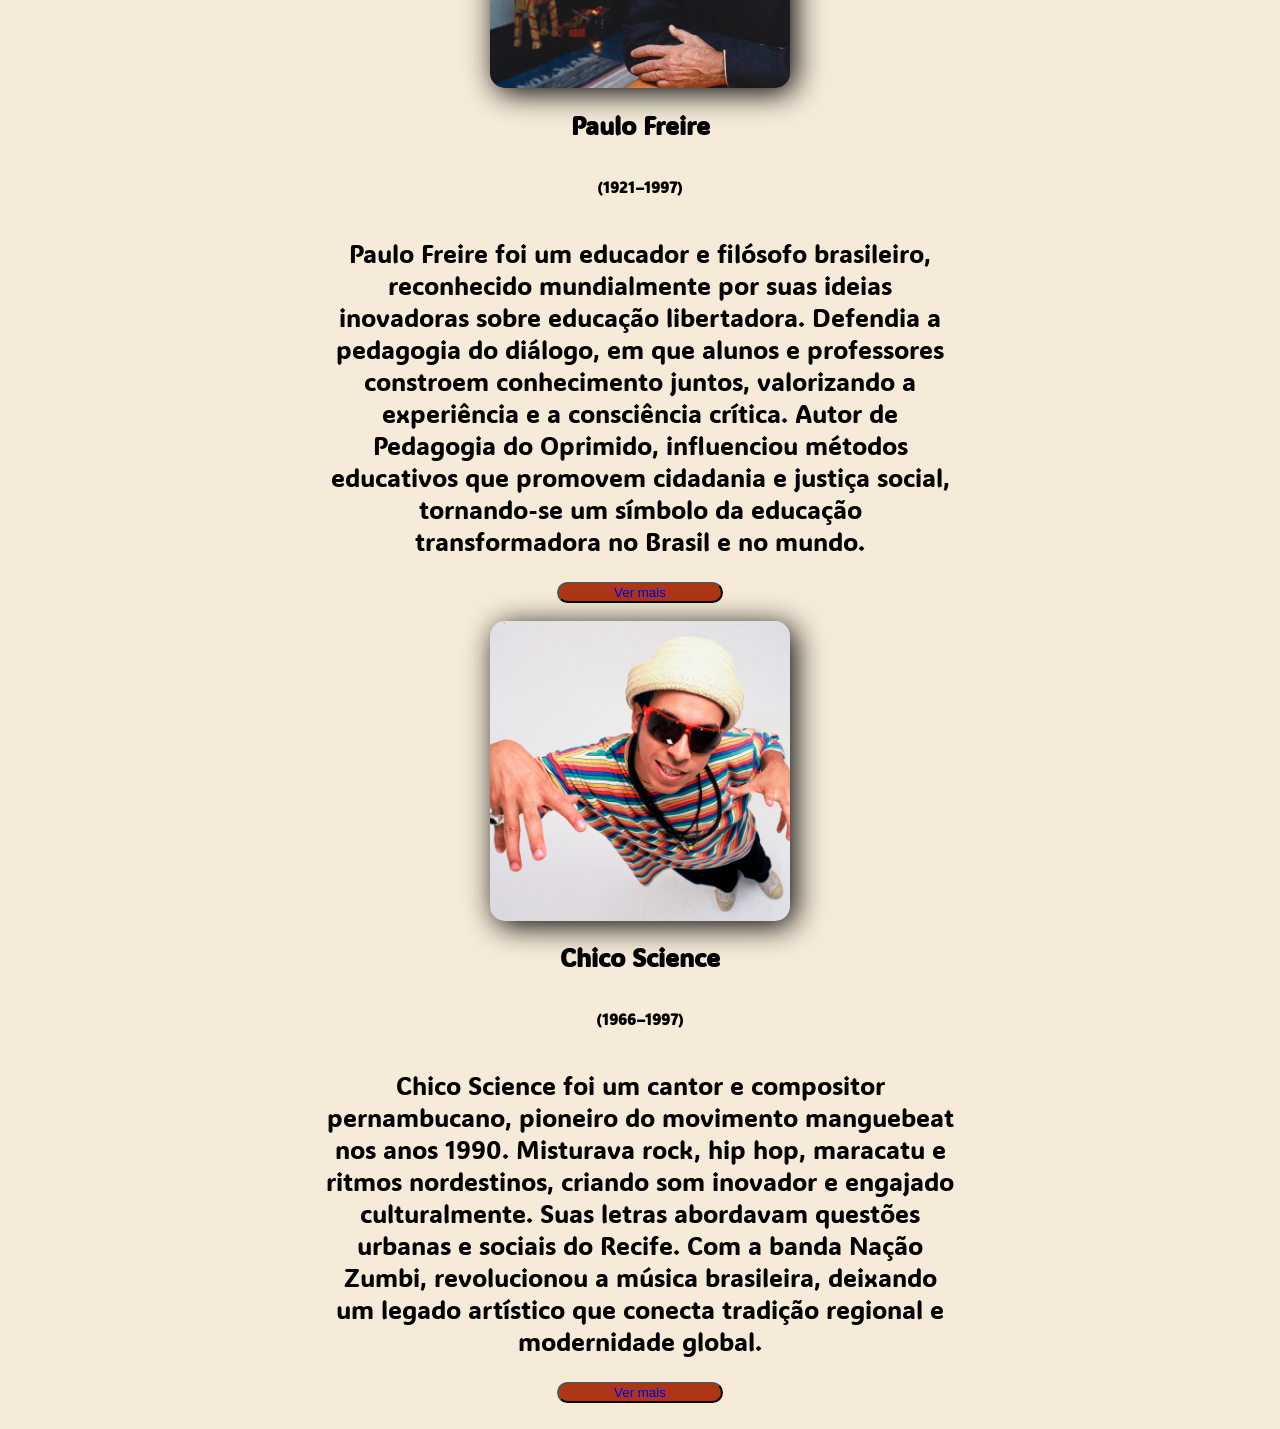
<file: visse-por-ai/pontosTuris/pontosTuris.html>
<!DOCTYPE html>
<html lang="pt-br">
  <head>
    <meta charset="UTF-8" />
    <meta name="viewport" content="width=device-width, initial-scale=1.0" />
    <title>Pontos Turísticos</title>
    <link rel="stylesheet" href="pontosTuris.css" />
    <link rel="shortcut icon" href="../images/vpa.ico" type="image/x-icon" />
  </head>
  <body>
    <section class="ppop">
      <h1>Pontos populares</h1>

      <div class="pontos">
        <img
          class="imagens"
          src="../images/marcoZero.jpg"
          alt="Foto do Marco Zero"
        />
        <h2>Marco Zero</h2>
        <p>
          O Marco Zero, no Recife Antigo, é o ponto inicial das estradas de
          Pernambuco e um dos lugares mais simbólicos da cidade. Cercado por
          prédios históricos, como o antigo armazém do porto, abriga o famoso
          painel de Brennand no chão, representando elementos da cultura
          pernambucana. É palco de eventos, como o Carnaval, e oferece vista
          privilegiada do porto e das esculturas no Parque das Esculturas. É um
          espaço vibrante, turístico e cultural.
        </p>

        <button><a href="link wikipedia" target="_blank">Ver mais</a></button>
      </div>
      <br class="br" />

      <div class="pontos">
        <img
          class="imagens"
          src="../images/ruaBomJesus.jpg"
          alt="Foto do Rua do Bom Jesus"
        />
        <h2>Rua do Bom Jesus</h2>
        <p>
          A Rua Bom Jesus, no Recife Antigo, é uma das mais antigas e
          encantadoras da cidade. Conhecida por suas fachadas coloridas e pelo
          clima histórico, abriga a Sinagoga Kahal Zur Israel, a primeira das
          Américas. Aos fins de semana, a rua ganha vida com feirinhas, arte,
          música e gastronomia. É um ponto turístico vibrante, que mistura
          cultura, memória e diversidade em um dos cenários mais fotogênicos do
          Recife.
        </p>

        <button>
          <a
            href="https://pt.wikipedia.org/wiki/Pra%C3%A7a_Rio_Branco_(Recife)"
            target="_blank"
            >Ver mais</a
          >
        </button>
      </div>
      <br />

      <div class="pontos">
        <img
          class="imagens"
          src="../images/pacoDoFrevo.jpg"
          alt="Foto do Paço do Frevo"
        />
        <h2>Paço do Frevo</h2>
        <p>
          O Paço do Frevo, no Recife Antigo, é um centro cultural dedicado à
          preservação e celebração do frevo, patrimônio imaterial brasileiro.
          Instalado em um prédio histórico, oferece exposições interativas,
          aulas de dança e pesquisa sobre a música e a cultura carnavalesca.
          Colorido e vibrante, o espaço mantém viva a tradição, conectando
          visitantes à energia e à história do ritmo mais marcante de
          Pernambuco.
        </p>

        <button><a href="link wikipedia" target="_blank">Ver mais</a></button>
      </div>

      <br />

      <div class="pontos">
        <img
          class="imagens"
          src="../images/caisDoSertao.jpg"
          alt="Foto do Cais do Sertão"
        />
        <h2>Cais do Sertão</h2>
        <p>
          O Cais do Sertão, no Recife Antigo, é um museu moderno dedicado à
          cultura sertaneja e à obra de Luiz Gonzaga. Com tecnologia interativa,
          música, luz e poesia, o espaço recria cenários do sertão e apresenta
          sua riqueza simbólica. Misturando tradição e inovação, oferece
          experiências sensoriais que aproximam o visitante da vida, da arte e
          do legado do povo nordestino, tornando-se um dos museus mais marcantes
          do Recife.
        </p>

        <button><a href="link wikipedia" target="_blank">Ver mais</a></button>
      </div>

      <br />

      <div class="pontos">
        <img
          class="imagens"
          src="../images/praiaDeBoaViagem.jpg"
          alt="Foto da Praia de Boa Viagem"
        />
        <h2>Praia de Boa Viagem</h2>
        <p>
          A Praia de Boa Viagem é a mais famosa do Recife, co class="personagens"nhecida por seu mar
          verde-azulado, piscinas naturais formadas por arrecifes e longa faixa
          de areia clara. Muito frequentada por moradores e turistas, oferece
          calçadão movimentado, quiosques, ciclovia e áreas para esportes. É um
          cartão-postal da cidade, com visual vibrante, clima tropical e ótima
          estrutura urbana, ideal para banho, lazer e contemplação.
        </p>

        <button><a href="link wikipedia" target="_blank">Ver mais</a></button>
      </div>

      <br />

      <div class="pontos">
        <img
          class="imagens"
          src="../images/institutoRicardoBrennand.jpg"
          alt="Foto do Institudo Ricardo Brennand"
        />
        <h2>Instituto Ricardo Brennand</h2>
        <p>
          O Instituto Ricardo Brennand, na Várzea, é um dos principais espaços
          culturais do Recife. Instalado em um complexo de arquitetura inspirada
          em castelos europeus, reúne vasta coleção de armas, armaduras, arte e
          objetos históricos. Seu acervo inclui pinturas, esculturas e a famosa
          tapeçaria de Frans Post. Rodeado por belos jardins, o instituto
          oferece uma imersão única na história e na cultura, sendo um dos
          museus mais visitados da cidade.  
        </p>

        <button><a href="link wikipedia" target="_blank">Ver mais</a></button>
      </div>

      <br />
    </section>

    <section class="perso">
      <h1>Figuras Históricas</h1>

      <div class="personagens">
        <img
          class="imagens"
          src="../images/mauricioDeNassau.png"
          alt="Foto de Mauricio de Nassau"
        />
        <h2>Maurício de Nassau</h2>
        <h3>(1604–1679)</h3>

        <p>
          Maurício de Nassau foi o governador holandês que comandou Pernambuco
          entre 1637 e 1644. Visionário, modernizou o Recife com obras urbanas,
          pontes, canais e incentivo às artes e ciências. Trouxe arquitetos,
          artistas e naturalistas, transformando a cidade em um centro cultural.
          Seu governo é lembrado como um período de avanço econômico e
          tolerância religiosa, deixando marcas duradouras na história local.
        </p>

        <button><a href="link wikipedia" target="_blank">Ver mais</a></button>
      </div>

      <br />

      <div class="personagens">
        <img
          class="imagens"
          src="../images/freiCaneca.jpg"
          alt="Foto de Frei Caneca"
        />
        <h2>Frei Caneca</h2>
        <h3>(1779–1825)</h3>

        <p>
          Frei Caneca, nascido Joaquim do Amor Divino, foi um líder intelectual
          e revolucionário pernambucano do século XIX. Participou da Revolução
          Pernambucana de 1817 e da Confederação do Equador, defendendo
          liberdade, federalismo e autonomia regional. Poeta, jornalista e
          religioso, usou a escrita como arma política. Preso após a revolta,
          foi executado em 1825, tornando-se símbolo de resistência e luta pela
          democracia no Brasil.
        </p>

        <button><a href="link wikipedia" target="_blank">Ver mais</a></button>
      </div>

      <br />

      <div class="personagens">
        <img
          class="imagens"
          src="../images/franciscoBrennand.jpg"
          alt="Foto de Francisco Brennand"
        />
        <h2>Francisco Brennand</h2>
        <h3>(1927–2019)</h3>

        <p>
          Francisco Brennand foi um dos maiores artistas plásticos de
          Pernambuco, conhecido por suas esculturas cerâmicas únicas e por criar
          um universo simbólico marcado por formas orgânicas e mitológicas.
          Instalou sua Oficina Cerâmica na Várzea, transformando antigas ruínas
          em um espaço artístico singular. Seu trabalho, repleto de cor, textura
          e identidade, tornou-se referência internacional e um marco da arte
          brasileira.
        </p>

        <button><a href="link wikipedia" target="_blank">Ver mais</a></button>
      </div>

      <br />

      <div class="personagens">
        <img
          class="imagens"
          src="../images/arianoSuassuna.webp"
          alt="Foto de Ariano Suassuna"
        />
        <h2>Ariano Suassuna</h2>
        <h3>(1927–2014)</h3>
        
        <p>
          Ariano Suassuna foi um dos maiores escritores e dramaturgos
          brasileiros, defensor apaixonado da cultura nordestina. Autor de O
          Auto da Compadecida, uniu humor, religiosidade e crítica social em
          obras marcantes. Criou o Movimento Armorial, que valorizava a arte
          erudita inspirada nas raízes populares. Professor e intelectual
          carismático, deixou um legado profundo para a literatura e a
          identidade cultural do Brasil.
        </p>

        <button><a href="link wikipedia" target="_blank">Ver mais</a></button>
      </div>

      <br />

      <div class="personagens">
        <img
          class="imagens"
          src="../images/pauloFreire.webp"
          alt="Foto de Paulo Freire"
        />
        <h2>Paulo Freire</h2>
        <h3>(1921–1997)</h3>

        <p>
          Paulo Freire foi um educador e filósofo brasileiro, reconhecido
          mundialmente por suas ideias inovadoras sobre educação libertadora.
          Defendia a pedagogia do diálogo, em que alunos e professores constroem
          conhecimento juntos, valorizando a experiência e a consciência
          crítica. Autor de Pedagogia do Oprimido, influenciou métodos
          educativos que promovem cidadania e justiça social, tornando-se um
          símbolo da educação transformadora no Brasil e no mundo.
        </p>

        <button><a href="link wikipedia" target="_blank">Ver mais</a></button>
      </div>

      <br />

      <div class="personagens">
        <img
          class="imagens"
          src="../images/chicoScience.jpg"
          alt="Foto de Chico Science"
        />
        <h2>Chico Science</h2>
        <h3>(1966–1997)</h3>

        <p>
          Chico Science foi um cantor e compositor pernambucano, pioneiro do
          movimento manguebeat nos anos 1990. Misturava rock, hip hop, maracatu
          e ritmos nordestinos, criando som inovador e engajado culturalmente.
          Suas letras abordavam questões urbanas e sociais do Recife. Com a
          banda Nação Zumbi, revolucionou a música brasileira, deixando um
          legado artístico que conecta tradição regional e modernidade global.
        </p>

        <button class="botao">
          <a href="link wikipedia" target="_blank">Ver mais</a>
        </button>
      </div>

      <br />
    </section>

    <!-- 
    
    PONTOS POPULARES, HISTÓRIAS(VER MAIS), QR CODE, PERSONAGENS

    -->
  </body>
</html>
</file>
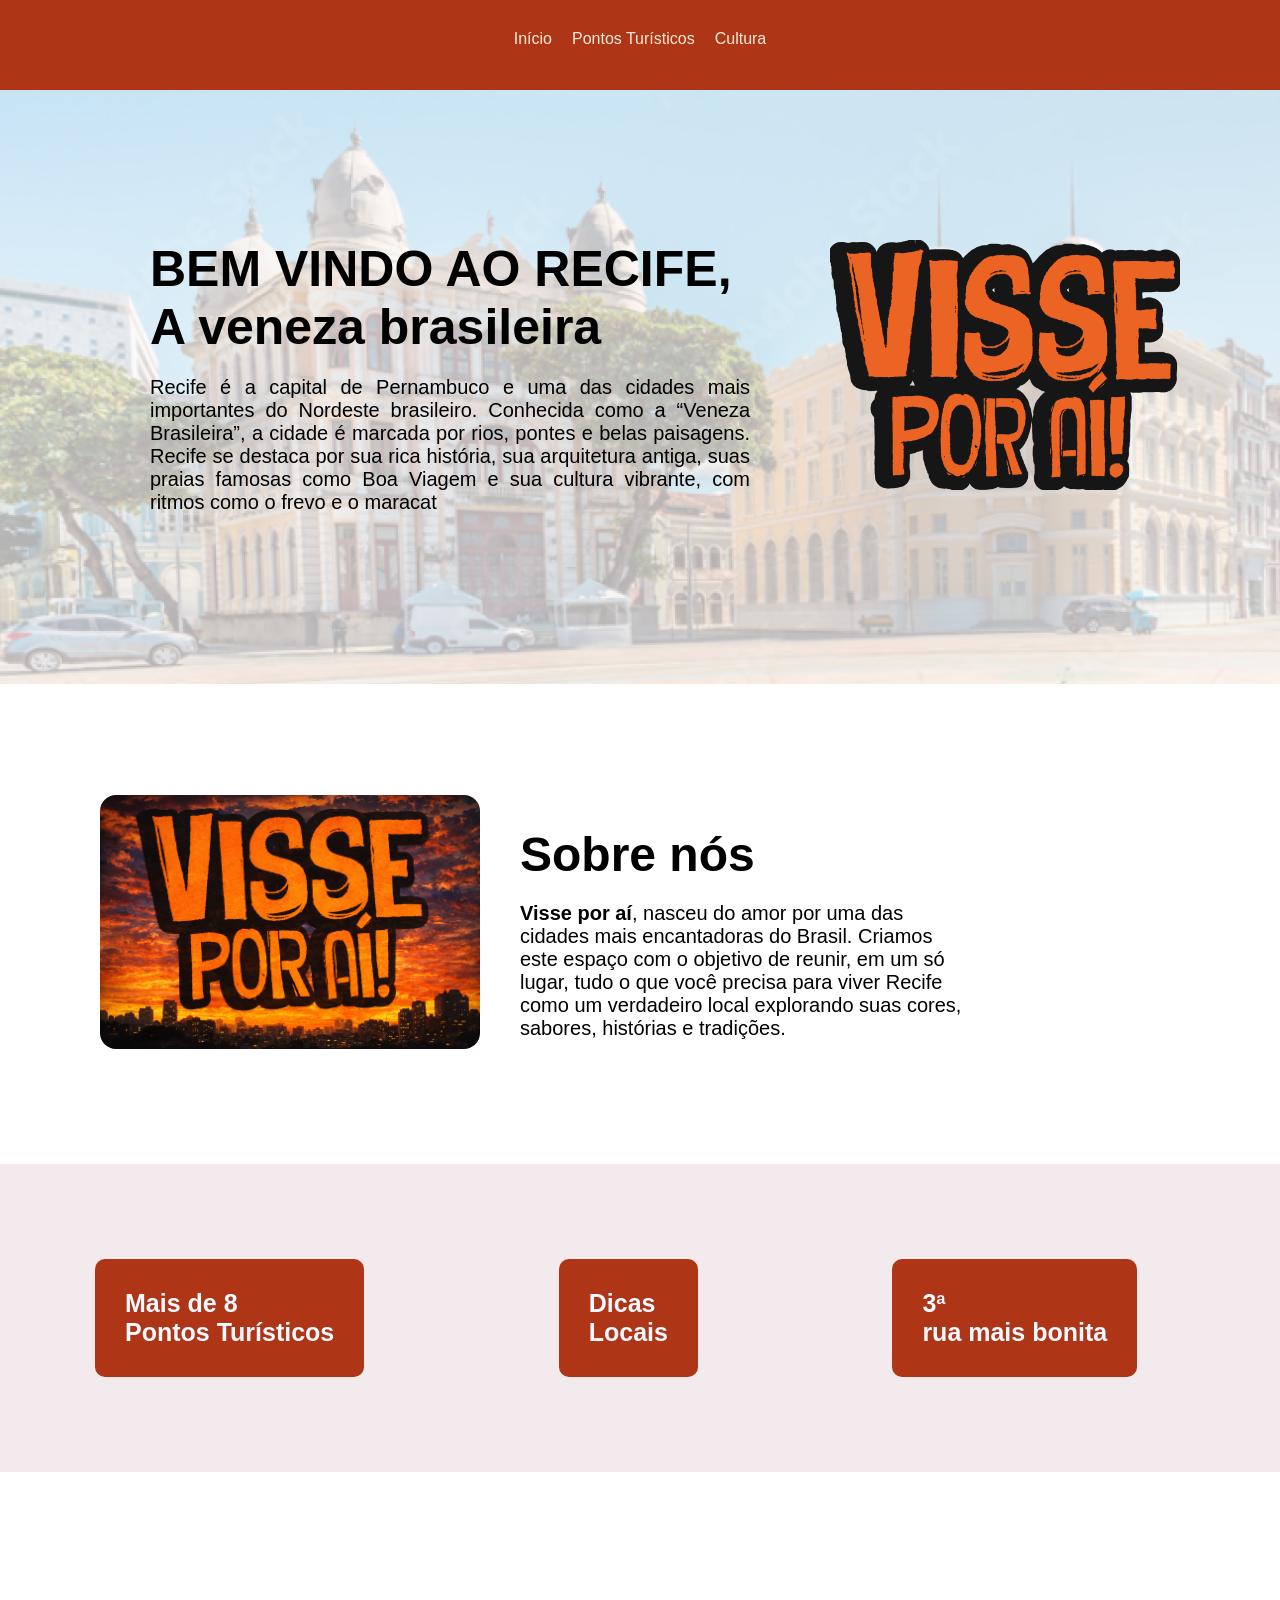
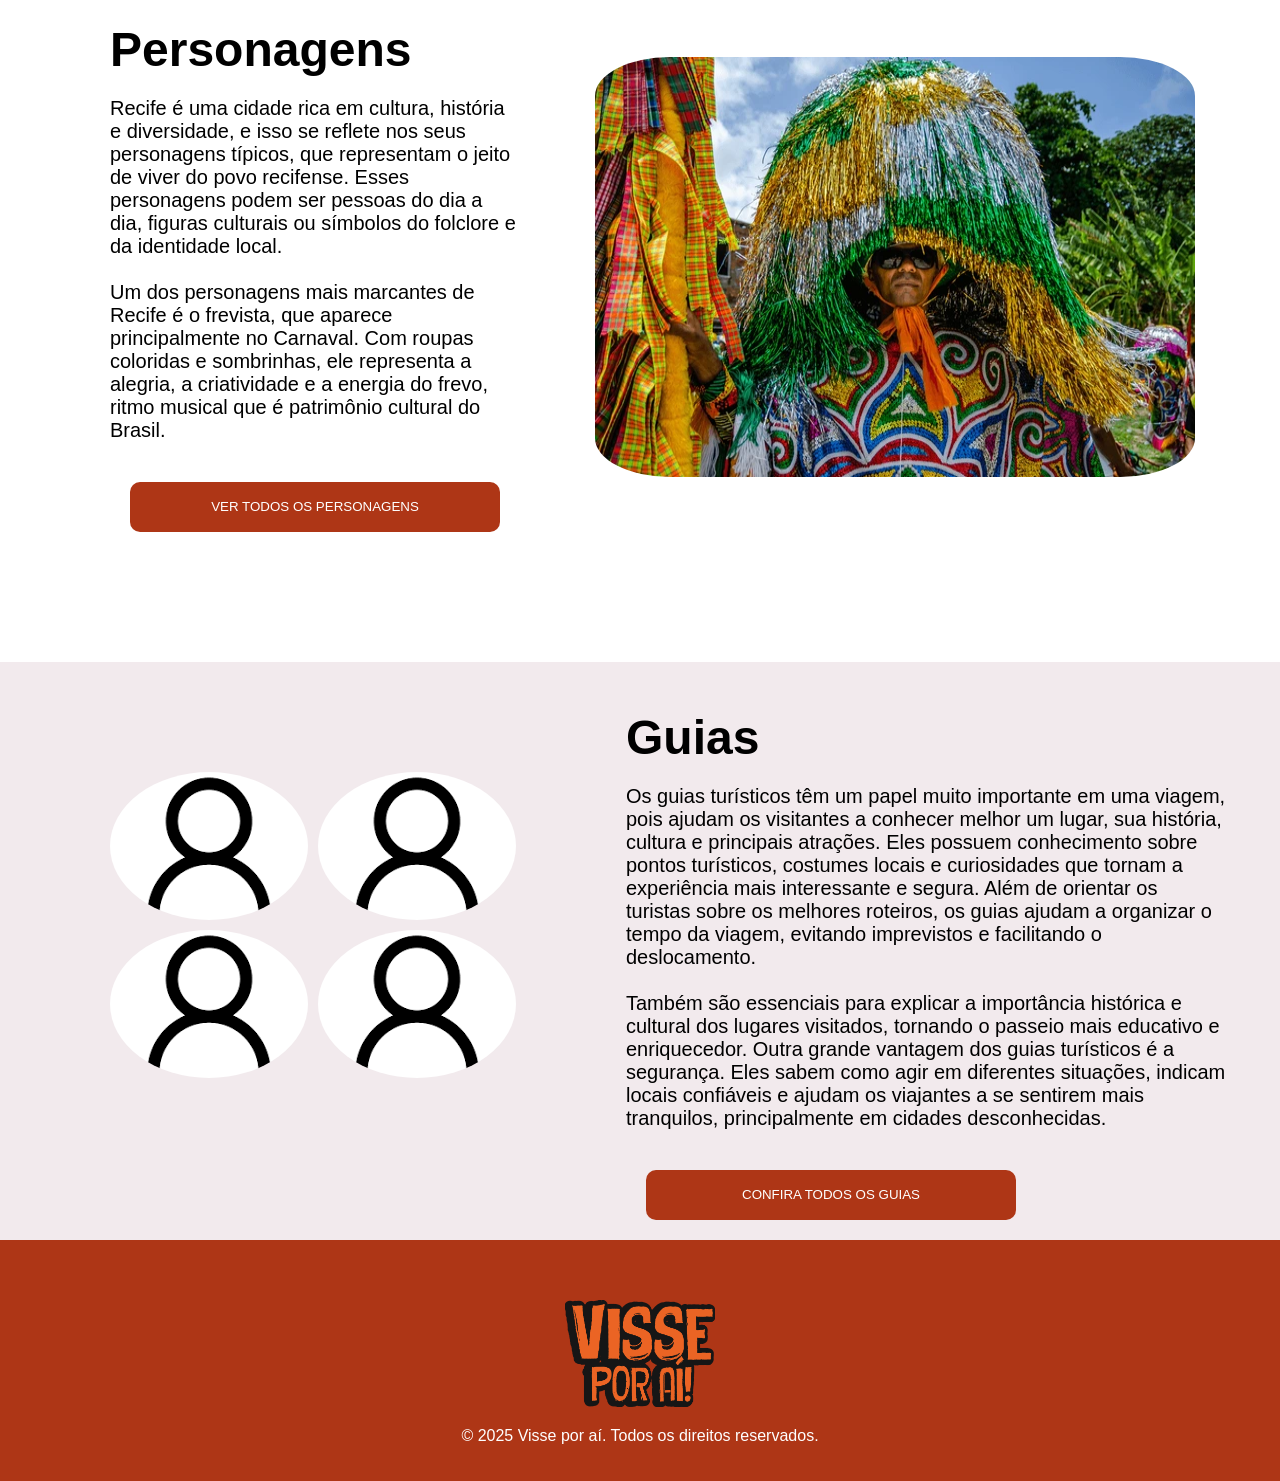
<file: visse-por-ai/home/src/home.html>
<!DOCTYPE html>
<html lang="pt-br">
  <head>
    <meta charset="UTF-8" />
    <meta name="viewport" content="width=device-width, initial-scale=1.0" />
    <title>Home</title>
    <link rel="stylesheet" href="css/reset.css" />
    <link rel="stylesheet" href="css/home.css" />
    <link rel="stylesheet" href="css/responsive.css" />
  </head>

  <body>
    <header>
      <nav>
        <div class="buttonNave">
          <ul>
            <li><a href="../src/home.html">Início</a></li>
            <li><a href="../../pontosTuris/pontosTuris2.html">Pontos Turísticos</a></li>
            <li><a href="../../cultura/cultura.html">Cultura</a></li>
          </ul>
        </div>
      </nav>
    </header>

    <section class="sessao1">
      <div class="sessaoInicial">
        <div class="texto-inicio">
          <h1>
            BEM VINDO AO RECIFE, <br />
            A veneza brasileira
          </h1>
          <p>
          Recife é a capital de Pernambuco e uma das cidades mais importantes do Nordeste brasileiro. Conhecida como a “Veneza Brasileira”, a cidade é marcada por rios, pontes e belas paisagens. Recife se destaca por sua rica história, sua arquitetura antiga, suas praias famosas como Boa Viagem e sua cultura vibrante, com ritmos como o frevo e o maracat
          </p>
        </div>
        <div class="logo-nave">
          <img class="logoInicio" src="../public/assets/arquivos/Logo-visse.png" alt="Logo Visse por aí" />
        </div>
      </div>
    </section>

    <section class="sobre-nos">
      <div class="sobre-img">
        <img
          src="../public/assets/arquivos/LogoUrbana.png"
          alt="Sobre nós"
        />
      </div>

      <div class="sobre-texto">
        <h2>Sobre nós</h2>
        <p>
          <strong>Visse por aí</strong>, nasceu do amor por uma das cidades mais
          encantadoras do Brasil. Criamos este espaço com o objetivo de reunir,
          em um só lugar, tudo o que você precisa para viver Recife como um
          verdadeiro local explorando suas cores, sabores, histórias e
          tradições.
        </p>
      </div>
    </section>

    <div class="botoeslocais">
      <h3>
        Mais de 8 <br />
        Pontos Turísticos
      </h3>
      <h3>
        Dicas <br />
        Locais
      </h3>
      <h3>
        3ª <br />
        rua mais bonita
      </h3>
    </div>

    <section class="personagens">
      <div>
        <h1 class="tituloPerso">Personagens</h1>

        <p>
          Recife é uma cidade rica em cultura, história e diversidade, e isso se reflete nos seus personagens típicos, que representam o jeito de viver do povo recifense. Esses personagens podem ser pessoas do dia a dia, figuras culturais ou símbolos do folclore e da identidade local. <br> <br>

Um dos personagens mais marcantes de Recife é o frevista, que aparece principalmente no Carnaval. Com roupas coloridas e sombrinhas, ele representa a alegria, a criatividade e a energia do frevo, ritmo musical que é patrimônio cultural do Brasil.
        </p>
        <button class="botao-personagens"> VER TODOS OS PERSONAGENS </button>
      </div>

      <img src="../public/assets/arquivos/caboclo.webp" alt="Personagens" />
    </section>

    <section class="guias">
      <section class="guias-container">
        <div class="guiasimg">
          <img src="../public/assets/arquivos/download.png" alt="Guia 1" />
          <img src="../public/assets/arquivos/download.png" alt="Guia 2" />
          <img src="../public/assets/arquivos/download.png" alt="Guia 3" />
          <img src="../public/assets/arquivos/download.png" alt="Guia 4" />
      </section>
      <section class="guiastxt">
        <h1 class="tituloGuias">Guias</h1>
        <p>
        Os guias turísticos têm um papel muito importante em uma viagem, pois ajudam os visitantes a conhecer melhor um lugar, sua história, cultura e principais atrações. Eles possuem conhecimento sobre pontos turísticos, costumes locais e curiosidades que tornam a experiência mais interessante e segura.

Além de orientar os turistas sobre os melhores roteiros, os guias ajudam a organizar o tempo da viagem, evitando imprevistos e facilitando o deslocamento. <br> <br> Também são essenciais para explicar a importância histórica e cultural dos lugares visitados, tornando o passeio mais educativo e enriquecedor.

Outra grande vantagem dos guias turísticos é a segurança. Eles sabem como agir em diferentes situações, indicam locais confiáveis e ajudam os viajantes a se sentirem mais tranquilos, principalmente em cidades desconhecidas.
        </p>
        <button class="botao-guias">CONFIRA TODOS OS GUIAS</button>
      </section>
    </section>

    <footer class="rodape">
      <img src="../public/assets/arquivos/Logo-visse.png" alt="Logo Visse por aí" />
      <p>© 2025 Visse por aí. Todos os direitos reservados.</p>
    </footer>
  </body>
</html>
</file>
<file: style.css>
/* ============================================
   Reset e Base
   ============================================ */
* {
  margin: 0;
  padding: 0;
  box-sizing: border-box;
}

html {
  scroll-behavior: smooth;
}

body {
  font-family: 'Inter', -apple-system, BlinkMacSystemFont, 'Segoe UI', sans-serif;
  background-color: #f9fafb;
  color: #1f2937;
  line-height: 1.6;
  overflow-x: hidden;
}

/* Container wrapper para todo o conteúdo */
.container {
  width: 100%;
  max-width: 1280px;
  margin: 0 auto;
  padding: 0 24px;
}

/* ============================================
   Navbar
   ============================================ */
.navbar {
  background: #ffffff;
  padding: 16px 0;
  border-bottom: 1px solid #e5e7eb;
  position: sticky;
  top: 0;
  z-index: 100;
  box-shadow: 0 2px 8px rgba(0, 0, 0, 0.06);
}

.navbar__wrapper {
  width: 100%;
  max-width: 1280px;
  margin: 0 auto;
  padding: 0 24px;
  display: flex;
  align-items: center;
  justify-content: space-between;
  gap: 24px;
}

.navbar__left {
  display: flex;
  align-items: center;
  gap: 16px;
}

.navbar__title h1 {
  font-size: 1.5rem;
  font-weight: 700;
  background: linear-gradient(135deg, #3b82f6 0%, #8b5cf6 100%);
  -webkit-background-clip: text;
  -webkit-text-fill-color: transparent;
  background-clip: text;
  letter-spacing: -0.5px;
}

.navbar__links {
  list-style: none;
  display: flex;
  gap: 32px;
  align-items: center;
}

.navbar__links a {
  text-decoration: none;
  color: #374151;
  font-weight: 500;
  font-size: 0.95rem;
  transition: color 0.3s ease;
  position: relative;
}

.navbar__links a::after {
  content: '';
  position: absolute;
  bottom: -4px;
  left: 0;
  width: 0;
  height: 2px;
  background: linear-gradient(135deg, #3b82f6 0%, #8b5cf6 100%);
  transition: width 0.3s ease;
}

.navbar__links a:hover {
  color: #3b82f6;
}

.navbar__links a:hover::after {
  width: 100%;
}

/* ============================================
   Main Content
   ============================================ */
.main-content {
  width: 100%;
}

/* ============================================
   Hero Section
   ============================================ */
.hero {
  display: flex;
  align-items: center;
  justify-content: center;
  padding: 80px 24px 60px 24px;
  background: linear-gradient(135deg, #f9fafb 0%, #f3f4f6 100%);
}

.hero__inner {
  display: flex;
  flex-wrap: wrap;
  align-items: flex-start;
  justify-content: center;
  gap: 60px;
}

.hero__content {
  flex: 1 1 320px;
  max-width: 520px;
}

.hero__title {
  font-size: 2.8rem;
  font-weight: 800;
  color: #1f2937;
  margin-bottom: 24px;
  line-height: 1.2;
  letter-spacing: -0.02em;
}

.hero__title::after {
  content: '';
  display: block;
  width: 80px;
  height: 5px;
  background: linear-gradient(90deg, #3b82f6 0%, #8b5cf6 100%);
  border-radius: 3px;
  margin-top: 16px;
}

.hero__description {
  font-size: 1.1rem;
  color: #4b5563;
  margin-bottom: 20px;
  line-height: 1.7;
}

.hero__image {
  flex: 1 1 280px;
  max-width: 340px;
  display: flex;
  align-items: center;
  justify-content: center;
}

.hero__image-content {
    width: 100%;
    max-width: 420px;
    aspect-ratio: 0.75 / 1;
    border-radius: 16px;
    box-shadow: 0 20px 40px rgba(59, 130, 246, 0.15);
    object-fit: cover;
}

/* ============================================
   About Section
   ============================================ */
.about {
  display: flex;
  align-items: center;
  justify-content: center;
  padding: 80px 24px 80px 24px;
  background: linear-gradient(135deg, #5F7470 0%, #4a5d57 100%);
}

.about__inner {
  display: flex;
  flex-wrap: wrap;
  align-items: flex-start;
  gap: 120px; /* reduzido para aproximar imagem e texto */
  max-width: 1280px;
  margin: 0 auto;
}

.about__image {
  flex: 0 0 300px; /* manter largura consistente */
  max-width: 300px;
  display: flex;
  align-items: center;
  justify-content: center;
  order: -1;
  margin: 0; /* remove margem automática para ficar mais próxima do texto */
}

.about__image-content {
   width: 100%;
    max-width: 420px;
    aspect-ratio: 0.75 / 1;
    border-radius: 16px;
    box-shadow: 0 20px 40px rgba(59, 130, 246, 0.15);
    object-fit: cover;
}

.about__content {
  flex: 1 1 1px;
  max-width: 520px;
  margin: 0; /* remove margem para aproximar do bloco de imagem */
}

.about__title {
  font-size: 2.2rem;
  font-weight: 700;
  color: #ffffff;
  margin-bottom: 24px;
  line-height: 1.2;
}

.about__title::after {
  content: '';
  display: block;
  width: 80px;
  height: 5px;
  background: linear-gradient(90deg, #ec4e20 0%, #f97316 100%);
  border-radius: 3px;
  margin-top: 16px;
}

.about__description {
  font-size: 1.05rem;
  color: #f3f4f6;
  margin-bottom: 18px;
  line-height: 1.7;
}

/* ============================================
   Portals Section
   ============================================ */
.portals {
  padding: 80px 24px 80px 24px;
  background: #ffffff;
}

.portals__header {
  margin-bottom: 60px;
  text-align: center;
}

.portals__grid {
  display: grid;
  grid-template-columns: repeat(auto-fit, minmax(320px, 1fr));
  gap: 40px;
}

.portals__title {
  font-size: 2.4rem;
  font-weight: 800;
  color: #1f2937;
  margin-bottom: 12px;
  letter-spacing: -0.02em;
}

/* ============================================
   Portal Card
   ============================================ */
.portal-card {
  display: flex;
  flex-direction: column;
  height: 100%;
  background: #ffffff;
  border: 2px solid #e5e7eb;
  border-radius: 12px;
  padding: 32px 28px;
  transition: all 0.4s cubic-bezier(0.4, 0, 0.2, 1);
  position: relative;
  overflow: hidden;
}

.portal-card::before {
  content: '';
  position: absolute;
  top: 0;
  left: 0;
  right: 0;
  height: 4px;
  background: linear-gradient(90deg, #3b82f6 0%, #8b5cf6 100%);
  transform: scaleX(0);
  transform-origin: left;
  transition: transform 0.4s ease;
}

.portal-card:nth-child(2)::before {
  background: linear-gradient(90deg, #ec4e20 0%, #f97316 100%);
}

.portal-card:hover {
  border-color: #3b82f6;
  box-shadow: 0 20px 40px rgba(59, 130, 246, 0.15);
  transform: translateY(-8px);
}

.portal-card:nth-child(2):hover {
  border-color: #ec4e20;
  box-shadow: 0 20px 40px rgba(236, 78, 32, 0.15);
}

.portal-card:hover::before {
  transform: scaleX(1);
}

.portal-card__header {
  display: flex;
  align-items: flex-start;
  gap: 16px;
  margin-bottom: 24px;
}

.portal-card__icon {
  display: flex;
  align-items: center;
  justify-content: center;
  width: 60px;
  height: 60px;
  border-radius: 12px;
  background: linear-gradient(135deg, #e0f2fe 0%, #f0e7ff 100%);
  font-size: 1.8rem;
  flex-shrink: 0;
}

.portal-card:nth-child(2) .portal-card__icon {
  background: linear-gradient(135deg, #fed7aa 0%, #fce7f3 100%);
}

.portal-card__title {
  font-size: 1.5rem;
  font-weight: 700;
  color: #1f2937;
  line-height: 1.3;
}

.portal-card__content {
  flex: 1;
  margin-bottom: 24px;
}

.portal-card__description {
  font-size: 1rem;
  color: #4b5563;
  margin-bottom: 24px;
  line-height: 1.7;
}

.portal-card__topics {
  background: #f9fafb;
  border-radius: 8px;
  padding: 16px;
  margin-bottom: 0;
}

.portal-card__topics-title {
  font-size: 0.9rem;
  font-weight: 600;
  color: #1f2937;
  margin-bottom: 12px;
  text-transform: uppercase;
  letter-spacing: 0.5px;
}

.portal-card__topics-list {
  list-style: none;
  display: flex;
  flex-direction: column;
  gap: 8px;
}

.portal-card__topics-list li {
  font-size: 0.95rem;
  color: #4b5563;
  padding-left: 20px;
  position: relative;
}

.portal-card__topics-list li::before {
  content: '→';
  position: absolute;
  left: 0;
  font-weight: 600;
  color: #3b82f6;
}

.portal-card:nth-child(2) .portal-card__topics-list li::before {
  color: #ec4e20;
}

.portal-card__link {
  display: inline-flex;
  align-items: center;
  gap: 8px;
  padding: 12px 24px;
  background: linear-gradient(135deg, #3b82f6 0%, #2563eb 100%);
  color: #ffffff;
  text-decoration: none;
  border-radius: 8px;
  font-weight: 600;
  font-size: 1rem;
  transition: all 0.3s ease;
  width: fit-content;
  border: 2px solid transparent;
}

.portal-card:nth-child(2) .portal-card__link {
  background: linear-gradient(135deg, #ec4e20 0%, #d97706 100%);
}

.portal-card__link:hover {
  transform: translateX(4px);
  box-shadow: 0 10px 20px rgba(59, 130, 246, 0.3);
}

.portal-card:nth-child(2) .portal-card__link:hover {
  box-shadow: 0 10px 20px rgba(236, 78, 32, 0.3);
}

.portal-card__arrow {
  font-size: 1.2rem;
  transition: transform 0.3s ease;
}

.portal-card__link:hover .portal-card__arrow {
  transform: translateX(4px);
}

/* ============================================
   Highlights Section
   ============================================ */
.highlights {
  padding: 80px 24px 80px 24px;
  background: linear-gradient(135deg, #f9fafb 0%, #f3f4f6 100%);
}

.highlights__title {
  font-size: 2.4rem;
  font-weight: 800;
  text-align: center;
  color: #1f2937;
  margin-bottom: 60px;
  letter-spacing: -0.02em;
}

.highlights__grid {
  display: grid;
  grid-template-columns: repeat(auto-fit, minmax(240px, 1fr));
  gap: 32px;
}

.highlight-item {
  background: #ffffff;
  padding: 32px 28px;
  border-radius: 12px;
  text-align: center;
  transition: all 0.3s ease;
  border: 1px solid #e5e7eb;
}

.highlight-item:hover {
  box-shadow: 0 10px 25px rgba(0, 0, 0, 0.08);
  transform: translateY(-4px);
  border-color: #d1d5db;
}

.highlight-item__icon {
  font-size: 2.8rem;
  margin-bottom: 16px;
}

.highlight-item__title {
  font-size: 1.2rem;
  font-weight: 700;
  color: #1f2937;
  margin-bottom: 12px;
}

.highlight-item__text {
  font-size: 0.95rem;
  color: #6b7280;
  line-height: 1.6;
}

/* ============================================
   Footer
   ============================================ */
.footer {
  background: #1f2937;
  color: #d1d5db;
  padding: 40px 0;
  text-align: center;
  font-size: 0.95rem;
  border-top: 1px solid #374151;
}

.footer p {
  letter-spacing: 0.3px;
}

/* ============================================
   Responsive Design
   ============================================ */

/* Tablets */
@media (max-width: 900px) {
  .container {
    padding: 0 20px;
  }

  .navbar {
    padding: 14px 0;
  }

  .navbar__wrapper {
    padding: 0 20px;
    gap: 16px;
  }

  .navbar__title h1 {
    font-size: 1.2rem;
  }

  .navbar__links {
    gap: 16px;
    font-size: 0.9rem;
  }

  .hero {
    padding: 60px 20px 50px 20px;
  }

  .hero__inner {
    gap: 40px;
  }

  .hero__title {
    font-size: 2.2rem;
  }

  .hero__description {
    font-size: 1rem;
  }

  .about {
    padding: 60px 20px 60px 20px;
  }

  .about__title {
    font-size: 1.8rem;
  }

  .about__description {
    font-size: 1rem;
  }

  .portals {
    padding: 60px 20px 60px 20px;
  }

  .portals__header {
    margin-bottom: 50px;
  }


  .portals__subtitle {
    font-size: 1rem;
    margin-top: 8px;
  }

  .portals__grid {
    gap: 30px;
  }

  .highlights {
    padding: 60px 20px 60px 20px;
  }

  .highlights__title {
    font-size: 2rem;
    margin-bottom: 50px;
  }

  .highlight-item {
    padding: 28px 24px;
  }
}

/* Mobile */
@media (max-width: 640px) {
  .container {
    padding: 0 16px;
  }

  .navbar {
    padding: 12px 0;
  }

  .navbar__wrapper {
    padding: 0 16px;
    gap: 12px;
  }

  .navbar__title h1 {
    font-size: 1rem;
  }

  .navbar__links {
    gap: 12px;
    font-size: 0.85rem;
  }

  .hero {
    padding: 50px 16px 40px 16px;
  }

  .hero__inner {
    gap: 24px;
  }

  .hero__content {
    flex: 1 1 100%;
    max-width: 100%;
  }

  .hero__image {
    flex: 1 1 100%;
    max-width: 100%;
  }

  .hero__title {
    font-size: 1.8rem;
  }

  .hero__title::after {
    width: 50px;
  }

  .hero__description {
    font-size: 0.95rem;
  }

  .about {
    padding: 50px 16px 50px 16px;
  }


  .about__image {
    flex: 1 1 100%;
    max-width: 100%;
    order: 1;
  }

  .about__content {
    flex: 1 1 100%;
    max-width: 100%;
    order: 2;
  }

  .about__title {
    font-size: 1.5rem;
  }

  .about__title::after {
    width: 50px;
  }

  .about__description {
    font-size: 0.95rem;
    margin-bottom: 14px;
  }


  .portals {
    padding: 50px 16px 50px 16px;
  }

  .portals__header {
    margin-bottom: 40px;
  }

  .portals__subtitle {
    font-size: 0.95rem;
  }

  .portals__grid {
    gap: 20px;
  }

  .portal-card {
    padding: 20px 16px;
  }

  .portal-card__header {
    margin-bottom: 16px;
  }

  .portal-card__icon {
    width: 48px;
    height: 48px;
    font-size: 1.4rem;
  }

  .portal-card__title {
    font-size: 1.2rem;
  }

  .portal-card__description {
    font-size: 0.9rem;
    margin-bottom: 16px;
  }

  .portal-card__topics {
    padding: 12px;
  }

  .portal-card__topics-title {
    font-size: 0.8rem;
  }

  .portal-card__topics-list li {
    font-size: 0.9rem;
  }

  .portal-card__link {
    font-size: 0.85rem;
    padding: 10px 18px;
  }

  .highlights {
    padding: 50px 16px 50px 16px;
  }

  .highlights__title {
    font-size: 1.5rem;
    margin-bottom: 40px;
  }

  .highlights__grid {
    gap: 20px;
  }

  .highlight-item {
    padding: 20px 16px;
  }

  .highlight-item__icon {
    font-size: 2.2rem;
    margin-bottom: 12px;
  }

  .highlight-item__title {
    font-size: 1rem;
    margin-bottom: 8px;
  }

  .highlight-item__text {
    font-size: 0.9rem;
  }

  .footer {
    padding: 32px 16px;
    font-size: 0.85rem;
  }
}

/* Extra Small Devices */
@media (max-width: 380px) {
  .container {
    padding: 0 12px;
  }

  .hero__title {
    font-size: 1.5rem;
  }

  .about__title {
    font-size: 1.3rem;
  }


  .highlights__title {
    font-size: 1.3rem;
  }

  .portal-card__title {
    font-size: 1.05rem;
  }

  .highlight-item__icon {
    font-size: 2rem;
  }

  .navbar__title h1 {
    font-size: 0.9rem;
  }
}
</file>
<file: portal-saude/alimentacao/alimentação.css>
/* CSS Variables */
:root {
  --primary-color: #08415c;
  --primary-light: #9fd2ea68;
  --accent-color: #00ffdd;
  --bg-light: #dee5e5;
  --text-dark: #333;
  --text-light: #666;
  --card-shadow: 5px 5px 15px rgb(0 0 0 / 0.15);
  --transition: 0.3s ease;
  
  /* Typography */
  --font-family: -apple-system, BlinkMacSystemFont, "Segoe UI", "Roboto", "Oxygen", "Ubuntu", "Cantarell", sans-serif;
  --fs-h1: 3rem;
  --fs-h2: 2rem;
  --fs-h3: 1.5rem;
  --fs-body: 1.125rem;
  --fs-small: 1rem;
  
  --fw-regular: 400;
  --fw-semibold: 600;
  --fw-bold: 700;
  
  --spacing-xs: 0.5rem;
  --spacing-sm: 1rem;
  --spacing-md: 1.5rem;
  --spacing-lg: 2rem;
  --spacing-xl: 3rem;
  --spacing-2xl: 4rem;
}

* {
  box-sizing: border-box;
}

html {
  scroll-behavior: smooth;
}

body {
  margin: 0;
  padding: 0;
  background-color: var(--bg-light);
  font-family: var(--font-family);
  color: var(--text-dark);
  line-height: 1.6;
  font-size: 16px;
}

/* NAVBAR */
nav{
    background-color: #08415c;
    width: 100%;
    height: 55px;
    position: fixed;
    top: 0;
    z-index: 10;
    display: flex;
    gap: 25px;
    overflow: hidden;
    display: flex;
    justify-content: space-between;
    align-items: center;
}

.container-nav-textos {
    display: flex;
    gap: 5px;
}
.container-nav2 {
    gap: 10px;
}
nav p{
    color: white;
    font-size: 20px;
    position: relative;
    bottom: 5px;
    left: 10px;
}
.menubtn{
    height: 100%;
    background: none;
    border: none;
    color: white;
    position: relative;
    font-size: 17px;
    left: 20px;
    display: flex;
    flex-direction: column;
    justify-content: center; 
    

}
.btnav{
    background: none;
    border: none;
    color: white;
    font-size: 12px;
    cursor: pointer;   
    transition: 0.2s; 
}
.btnav:hover {
    color: #00ffdd;
    scale: calc(1.1);
    
}
/* SEÇÃO INICIAL */
.inicio {
  display: grid;
  grid-template-columns: 1fr 1fr;
  align-items: center;
  gap: var(--spacing-2xl);
  padding: 120px var(--spacing-lg) var(--spacing-2xl);
  margin-top: 60px;
  max-width: 1200px;
  margin-left: auto;
  margin-right: auto;
  padding-inline: var(--spacing-lg);
}

.img1 img {
  width: 100%;
  height: auto;
  max-width: 600px;
  border-radius: 12px;
  box-shadow: var(--card-shadow);
  object-fit: cover;
}

.texto1 h1 {
  font-size: var(--fs-h1);
  margin: 0 0 var(--spacing-md) 0;
  line-height: 1.2;
  color: var(--primary-color);
  font-weight: var(--fw-bold);
}

.texto1 p {
  font-size: var(--fs-body);
  margin: var(--spacing-md) 0 0 0;
  color: var(--text-light);
  line-height: 1.8;
}

/* SEÇÃO DIETAS */
.dietas {
  padding: var(--spacing-2xl) var(--spacing-lg);
  background: linear-gradient(135deg, var(--primary-light) 0%, rgba(159, 210, 234, 0.4) 100%);
  
}

.dieta {
  text-align: center;
  margin-bottom: var(--spacing-2xl);
}

.dieta h1 {
  font-size: var(--fs-h2);
  margin: 0;
  color: var(--primary-color);
  font-weight: var(--fw-bold);
  letter-spacing: 0.5px;
}

/* CARDS */
.cards {
  display: grid;
  grid-template-columns: repeat(auto-fit, minmax(240px, 1fr));
  gap: var(--spacing-lg);
  padding: 0;
  max-width: 1200px;
  margin-left: auto;
  margin-right: auto;
  padding-inline: var(--spacing-lg);
}

.card1 {
  padding: var(--spacing-lg);
  background: white;
  border-radius: 12px;
  box-shadow: var(--card-shadow);
  transition: all var(--transition);
  display: flex;
  flex-direction: column;
  gap: var(--spacing-md);
}

.card1:hover {
  transform: translateY(-8px);
  box-shadow: 5px 15px 25px rgb(0 0 0 / 0.2);
}

.card1 img {
  width: 100%;
  height: 200px;
  object-fit: cover;
  border-radius: 8px;
}

.card1 h1 {
  font-size: var(--fs-h3);
  margin: 0;
  color: var(--primary-color);
  font-weight: var(--fw-bold);
}

.card1 p {
  font-size: var(--fs-small);
  margin: 0;
  color: var(--text-light);
  line-height: 1.6;
}

/* SEÇÃO HÁBITOS */
.habitos {
  padding: var(--spacing-2xl) var(--spacing-lg);
  max-width: 1200px;
  margin-left: auto;
  margin-right: auto;
  padding-inline: var(--spacing-lg);
}

.titulo1 {
  text-align: center;
  margin: 0 0 var(--spacing-2xl) 0;
  font-size: var(--fs-h2);
  color: var(--primary-color);
  font-weight: var(--fw-bold);
  letter-spacing: 0.5px;
}

.habitos1 {
  display: grid;
  grid-template-columns: 1fr 1fr;
  /* centraliza verticalmente imagem ao lado do texto */
  align-items: center;
  gap: var(--spacing-2xl);
  margin: var(--spacing-2xl) auto;
  padding: var(--spacing-lg);

}

.habitos2 {
  display: grid;
  grid-template-columns: 1fr 1fr;
  /* centraliza verticalmente imagem ao lado do texto */
  align-items: center;
  gap: var(--spacing-2xl);
  margin: var(--spacing-2xl) auto;
  padding: var(--spacing-lg);
}

.texto2,
.texto3,
.texto4 {
  display: flex;
  flex-direction: column;
  gap: var(--spacing-md);
}

.texto2 h1,
.texto3 h1,
.texto4 h1 {
  font-size: var(--fs-h3);
  margin: 0;
  color: var(--primary-color);
  font-weight: var(--fw-bold);
  line-height: 1.3;
}

.texto2 p,
.texto3 p,
.texto4 p {
  font-size: var(--fs-body);
  margin: 0;
  color: var(--text-light);
  text-align: justify;
  line-height: 1.8;
}

.texto2 strong,
.texto3 strong,
.texto4 strong {
  color: var(--primary-color);
  font-weight: var(--fw-bold);
}

.imghabitos {
  display: flex;
  justify-content: center;
  align-items: center; /* garante que a imagem fique verticalmente centrada */
}

.img2 {
  width: 100%;
  max-width: 460px; /* limita tamanho para não dominar o texto */
  height: auto;
  border-radius: 12px;
  box-shadow: var(--card-shadow);
  object-fit: cover;
}

/* Garantir que a coluna de texto ocupe o espaço disponível e alinhe corretamente */
.texto2, .texto3, .texto4 {
  align-self: stretch;
}

/* BOTÃO */
.btt {
  text-align: center;
  margin: var(--spacing-2xl) 0;
  padding: var(--spacing-lg);
}

.btt1 {
  height: 50px;
  padding: 0 var(--spacing-xl);
  border-radius: 30px;
  font-size: var(--fs-body);
  background-color: #b5cec6;
  border: none;
  cursor: pointer;
  font-weight: var(--fw-semibold);
  transition: all var(--transition);
  color: white;
}

.btt1:hover {
  background-color: var(--primary-color);
  transform: translateY(-2px);
  box-shadow: 0 4px 12px rgba(0, 0, 0, 0.15);
}

.btt1:active {
  transform: translateY(0);
}

.espaco {
  height: var(--spacing-2xl);
}

/* RESPONSIVIDADE */

/* Tablet (768px - 1024px) */
@media (max-width: 1024px) {
  :root {
    --fs-h1: 2.5rem;
    --fs-h2: 1.75rem;
    --fs-h3: 1.25rem;
    --fs-body: 1rem;
  }

  .inicio {
    grid-template-columns: 1fr;
    gap: var(--spacing-lg);
    padding: 80px var(--spacing-md) var(--spacing-lg);
  }

  .img1 img {
    max-width: 100%;
  }

  .habitos1,
  .habitos2 {
    grid-template-columns: 1fr;
    gap: var(--spacing-lg);
    padding: var(--spacing-md);
  }

  .cards {
    grid-template-columns: repeat(auto-fit, minmax(200px, 1fr));
    gap: var(--spacing-md);
  }
}

/* Mobile (até 768px) */
@media (max-width: 768px) {
  :root {
    --fs-h1: 2rem;
    --fs-h2: 1.5rem;
    --fs-h3: 1.1rem;
    --fs-body: 0.95rem;
    --spacing-lg: 1.5rem;
    --spacing-2xl: 2rem;
  }

  nav {
    height: auto;
    flex-wrap: wrap;
    padding: var(--spacing-sm);
    gap: var(--spacing-sm);
  }

  .textologo {
    border-right: none;
    border-bottom: 2px solid white;
    padding-right: 0;
    padding-bottom: var(--spacing-sm);
    width: 100%;
  }

  nav p {
    display: none;
  }

  .btnav {
    padding: 0 var(--spacing-sm);
    font-size: 0.9rem;
    flex: 1;
    min-width: 80px;
  }

  .inicio {
    grid-template-columns: 1fr;
    gap: var(--spacing-md);
    padding: 80px var(--spacing-md) var(--spacing-lg);
    margin-top: 0;
  }

  .texto1 h1 {
    font-size: var(--fs-h1);
    margin-bottom: var(--spacing-sm);
  }

  .texto1 p {
    font-size: var(--fs-small);
  }

  .dietas {
    padding: var(--spacing-lg) var(--spacing-md);
  }

  .cards {
    grid-template-columns: 1fr;
    gap: var(--spacing-md);
  }

  .card1 {
    padding: var(--spacing-md);
    gap: var(--spacing-sm);
  }

  .habitos1,
  .habitos2 {
    grid-template-columns: 1fr;
    gap: var(--spacing-md);
    padding: var(--spacing-md) 0;
    margin: var(--spacing-lg) 0;
  }

  .texto2,
  .texto3,
  .texto4 {
    gap: var(--spacing-sm);
  }

  .texto2 h1,
  .texto3 h1,
  .texto4 h1 {
    font-size: var(--fs-h3);
  }

  .texto2 p,
  .texto3 p,
  .texto4 p {
    font-size: var(--fs-small);
    text-align: left;
  }

  .img2 {
    max-width: 100%;
    min-width: 100%;
  }

  .titulo1 {
    margin-bottom: var(--spacing-lg);
    font-size: var(--fs-h2);
  }

  .btt1 {
    width: 100%;
    max-width: 300px;
    font-size: var(--fs-small);
  }
}

/* Mobile Pequeno (até 480px) */
@media (max-width: 480px) {
  :root {
    --fs-h1: 1.5rem;
    --fs-h2: 1.25rem;
    --fs-h3: 1rem;
    --fs-body: 0.9rem;
    --spacing-lg: 1rem;
    --spacing-2xl: 1.5rem;
  }

  .inicio {
    padding: 70px var(--spacing-sm) var(--spacing-md);
  }

  .cards {
    grid-template-columns: 1fr;
  }

  nav {
    gap: var(--spacing-xs);
  }

  .btnav {
    padding: 0 var(--spacing-xs);
    font-size: 0.8rem;
    min-width: 60px;
  }

  .btt1 {
    padding: 0 var(--spacing-md);
  }
}
a{
    text-decoration: none;
    color: unset;
}
footer{
    background-color: #08415c;
    height: 80px;
    display: flex;
    align-items: center;
    justify-content: space-around;
    color: white;
}
.direitos{
    font-size: 20px;
}
.redes{
    display: flex;
    gap: 30px;
    font-size: 20px;
}
.redes a:hover{
    color: #00ffdd;
    transition: 0.4s;
}
.social{
    cursor: pointer;
}
</file>
<file: portal-saude/sobre nos/qs.css>
body{
    margin: 0;
    background-color: #dee5e5;
    overflow-x: hidden;
}
body{
    height: 1000px;
    margin: 0;
    background-color: #dee5e5;
    overflow-x: hidden;
}
nav{
    background-color: #08415c;
    width: 100%;
    height: 55px;
    position: fixed;
    top: 0;
    z-index: 10;
    display: flex;
    gap: 25px;
    overflow: hidden;
    display: flex;
    justify-content: space-between;
    align-items: center;
}

.container-nav-textos {
    display: flex;
    gap: 5px;
}
.container-nav2 {
    gap: 10px;
}
nav p{
    color: white;
    font-size: 20px;
    position: relative;
    bottom: 5px;
    left: 10px;
}
.menubtn{
    height: 100%;
    background: none;
    border: none;
    color: white;
    position: relative;
    font-size: 17px;
    left: 20px;
    display: flex;
    flex-direction: column;
    justify-content: center; 
    

}
.btnav{
    background: none;
    border: none;
    color: white;
    font-size: 12px;
    cursor: pointer;   
    transition: 0.2s; 
}
.btnav:hover {
    color: #00ffdd;
    scale: calc(1.1);
    
}
.inicio{
    text-align: center;
}
.inicio h1{
    color: #08415c;
    font-size: 50px;
    position: relative;
    top: 90px;
}
.topico{
    margin-bottom: 50px;
}
.inicio p{
    color: #08415c;
    font-size: 20px;
    position: relative;
    top: 80px;
}
.titulo{
    position: relative;
    top: 130px;
    left: 115px;
    color: #08415c;
    font-size: 30px;
    width: 85%;
    border-bottom: 2px solid #08415c;
}
.topico ul{
    display: flex;
    gap: 50px;
    list-style: none;
    position: relative;
    left: 80px;
    top: 130px;
    height: auto;
    width: auto;
    align-items: center;
    margin: 0;
}
.li1{
    padding: 80px;
    width: 200px;
    height: 80px;
    background-color: white;
    border-radius: 20px;
    box-shadow: 10px 10px 15px rgba(0, 0, 0, 0.1);
     
}
.img1{
    position: relative;
    bottom: 65px;
    left: 42px;
    border-radius: 100%;
    height: 120px;
    border: 3px solid #08415c;
}
.quem{
    position: relative;
    bottom: 70px;
    width: 200px;
    left: 40px;
    color: #08415c;
    font-size: 20px;
    
}
.descri {
    position: relative;
    bottom: 80px;
    width: 250px;
    color: #17698f;
}
.li2{
    padding: 80px;
    width: 100px;
    height: 80px;
    background-color: white;
    border-radius: 20px;
    box-shadow: 10px 10px 15px rgba(0, 0, 0, 0.1);
     
}
.imgpdr{
    position: relative;
    bottom: 65px;
    right: 10px;
    border-radius: 100%;
    height: 120px;
    border: 3px solid #08415c;
}
.quem2{
    position: relative;
    bottom: 70px;
    width: 200px;
    left: 5px;
    color: #08415c;
    font-size: 20px;
    
}
.descri2 {
    color: #17698f;
    text-align: center;
    position: relative;
    bottom: 88px;
    right: 65%;
    width: 230px;
    height: 50px;
}
.eee{
    display: flex;
    flex-direction: column;
    gap: 10px;
}
.outros{
    position: relative;
    top: 150px;

}
.outros ul{
    display: flex;
    position: relative;
    left: 80px;
    gap: 110px;
    list-style: none;
}
.outros li{
    display: flex;
    padding: 20px;
    width: 250px;
    height: 20px;
    background-color: white;
    box-shadow: 10px 10px 15px rgba(0, 0, 0, 0.1);
    gap: 7px;
    position: relative;
    cursor: pointer;

}
.outros img{
    border-radius: 100%;
    height: 40px;
    border: 2px solid #08415c;
    position: relative;
    bottom: 12px;
    right: 5px;
}
h2{
    font-size: 20px;
    position: relative;
    bottom: 25px;
    color: #08415c;
}
.prof{
    font-size: 30px;
    position: absolute;
    bottom: 40px;
    right: 59%;
    color: #08415c;
}
.moni {
    font-size: 30px;
    position: absolute;
    bottom: 40px;
    right: 65%;
    color: #08415c;
}
.ul2{
    display: flex;
    gap: 110px;
    list-style: none;
}
.equipe{
    margin-top: 250px;
    text-align: center;

}
h3{
    font-size: 35px;
    color: #08415c;
}
.equipe img{
    height: 800px;
    width: 1100px;
    padding: 10px;
    background-color: white;
    border-radius: 20px;
}
a{
    text-decoration: none;
    color: unset;
}
footer{
    background-color: #08415c;
    height: 80px;
    display: flex;
    align-items: center;
    justify-content: space-around;
    color: white;
}
.direitos{
    font-size: 20px;
}
.redes{
    display: flex;
    gap: 30px;
    font-size: 20px;
}
.redes a:hover{
    color: #00ffdd;
    transition: 0.4s;
}
.social{
    cursor: pointer;
}
.nomw{
    display: flex;
    flex-direction: column;
    justify-content: center;
}
</file>
<file: visse-por-ai/pontosTuris/pontosTuris.css>
@font-face {
  font-family: "ADLaM";
  src: url("../arquivos/ADLaMDisplay-Regular.ttf") format("truetype");
  font-weight: normal;
  font-style: normal;
}

body {
  background-color: #f6ebd9;
}

.ppop {
  width: 50%;
  margin: 0 auto;
}

.perso {
  align-items: center;
  width: 50%;
  margin: 0 auto;


}

.personagens {
    
    display: flex;
    flex-direction: column;
    align-items: center;
    justify-content: center;
  }

  .pontos {
    
    display: flex;
    flex-direction: column;
    align-items: center;
    justify-content: center;
  }

.perso img {
  justify-content: center;
}

.imagens {
  width: 300px;
  height: 300px;
  object-fit: cover;
  border-radius: 5%;
  filter: drop-shadow(5px 5px 15px black);
}

p {
  font-family: "ADLaM", Times, serif;
  font-size: 25px;
  font-weight: nomral;

  text-align: center;
}

h3 {
  font-family: "ADLaM", Times, serif;
  font-size: 15px;
  font-weight: nomral;

  text-align: center;
}

h2 {
  font-family: "ADLaM", Times, serif;
  font-size: 25px;
  font-weight: nomral;

  text-align: center;
}

h1 {
  font-family: "ADLaM", Times, serif;
  font-size: 25px;
  font-weight: nomral;

  text-align: center;
}

button {
  background-color: #ae3616;
  border-radius: 15px;
  text-decoration: none;
}

a {
  background-color: #ae3616;
  text-decoration: none;
  text-align: center;

  display: block; /* Transforma o botão em um elemento de bloco */
  width: 150px; /* Define uma largura (necessário para margin: auto) */
  margin: 0 auto; /* Centraliza horizontalmente com margens automática */
  text-align: center;
}
</file>
<file: visse-por-ai/home/src/css/home.css>
body {
  margin: 0;
  padding: 0;
  font-family: "ADLaM", sans-serif;
  color: black;
}

button {
  cursor: pointer;
}

@font-face {
  font-family: "ADLaM";
  src: url(../fonts/ADLaMDisplay-Regular.ttf);
}

button:hover {
  background-color: #000000;
  transition: 0.2s;
}

nav {
  background-color: #ae3616;
  text-align: center;
  height: 90px;
}

.buttonNave ul {
  list-style: none;
  padding: 30px;
  justify-content: center;
  display: flex;
  gap: 20px;
  margin-top: 0;
}

.sessao1 button:hover {
  background-color: #682e1b;
  transition: 0.2s;
}

.sessaoInicial {
  display: flex;
  text-align: justify;
}

.buttonNave a {
  text-decoration: none;
  color: #f6ebd9;
}

.sessao1 {
  margin: 0;
  background-image: url("../../public/assets/arquivos/Background-Inicio.png");
  display: flex;
  padding: 150px;
}

.texto-inicio h1 {
  font-size: 50px;
  margin: 0;
}

.texto-inicio p,
.sobre-texto p,
.personagens p,
.guias p {
  font-size: 20px;
  max-width: 600px;
}

.texto-inicio button {
  margin-left: 150px;
  margin-top: 170px;
  color: #f6ebd9;
  background-color: #ae3616;
  border: none;
  border-radius: 8px;
  padding: 12px 28px;
  font-weight: 700;
  cursor: pointer;
}

.logoInicio {
  max-width: 350px;
  position: absolute;
  right: 100px;
}

.sobre-nos {
  margin: 0;
  margin-left: 100px;
  display: flex;
  align-items: center;
  gap: 40px;
  padding: 90px 0px;
  height: 300px;
}

.sobre-img img {
  width: 100%;
  max-width: 380px;
  height: auto;
  border-radius: 16px;
  object-fit: cover;
}

.sobre-texto {
  max-width: 450px;
}

.sobre-texto h2,
.tituloPerso,
.tituloGuias {
  font-size: 48px;
  font-weight: 700;
  margin-bottom: 12px;
}

.botoeslocais {
  background-color: rgba(206, 175, 184, 0.26);
}

.botoeslocais h3 {
  background-color: #ae3616;
  color: aliceblue;
  display: inline-block;
  border-radius: 10px;
  padding: 30px;
  margin: 95px;
  font-size: 25px;
}

.personagens {
  display: flex;
  padding: 110px;
}

.personagens img {
  padding: 75px;
  height: auto;
  max-width: 100%;
  border-radius: 20%;
}

.personagens button,
.guias button {
  border: none;
  color: white;
  background-color: #ae3616;
  margin: 20px;
  height: 50px;
  width: 370px;
  border-radius: 10px;
}

.guias {
  display: flex;
  background-color: rgba(206, 175, 184, 0.26);
  margin: 0;
}

.guiasimg {
  display: grid;
  grid-template-columns: repeat(2 , auto);
  gap: 10px;
  padding: 110px;
}

.guias-container img {
  border: none;
  width: 100%;
  max-width: 200px;
  height: auto;
  border-radius: 50%;
}

.rodape {
  background-color: #ae3616;
  text-align: center;
  padding: 20px;
  color: white;
}

.rodape img {
  width: 150px;
  margin-top: 40px;
}

@media screen and (max-width: 1384px) {
  .sessaoInicial {
    flex-direction: column-reverse;
  }
}

@media screen and (max-width: 768px) {
  .sessao1 {
    flex-direction: column;
    padding: 50px;
  }

  .texto-inicio h1 {
    font-size: 36px;
  }

  .texto-inicio button {
    margin-left: 0;
    margin-top: 20px;
  }

  .sobre-nos {
    flex-direction: column;
    align-items: center;
    margin-left: 0;
  }

  .botoeslocais h3 {
    font-size: 20px;
    padding: 30px;
  }

  .personagens {
    flex-direction: column;
    align-items: center;
  }

  .guiasimg {
    grid-template-columns: repeat(2, 1fr);
  }
}
</file>
<file: visse-por-ai/home/src/css/responsive.css>
body {
  margin: 0;
  padding: 0;
  font-family: "ADLaM", sans-serif;
}

@media screen and (max-width: 1200px) {
  .sessaoInicial {
    flex-direction: column;
    padding: 50px 20px;
  }

  .logoInicio {
    max-width: 80%;
    position: relative;
    right: 0;
    margin: 20px auto;
  }

  .sobre-nos {
    flex-direction: column;
    align-items: center;
    padding: 50px 20px;
  }

  .sobre-img img {
    width: 100%;
    height: auto;
  }

  .botoeslocais h3 {
    font-size: 20px;
    padding: 30px;
    margin: 20px 0;
  }

  .personagens {
    flex-direction: column;
    align-items: center;
    padding: 50px 20px;
  }

  .personagens img {
    width: 100%;
    height: auto;
    margin: 20px 0;
  }

  .guias {
    flex-direction: column;
    align-items: center;
  }

  .guiasimg {
    grid-template-columns: repeat(auto-fill, minmax(150px, 1fr));
  }

  .guias-container img {
    width: 100%;
    height: auto;
  }

  .rodape {
    padding: 10px;
  }

  .rodape img {
    width: 100px;
  }
}

@media screen and (max-width: 768px) {
  .buttonNave ul {
    flex-direction: column;
    padding: 10px;
  }

  .buttonNave li {
    margin: 10px 0;
  }

  .texto-inicio h1 {
    font-size: 36px;
  }

  .texto-inicio p,
  .sobre-texto p,
  .personagens p,
  .guias p {
    font-size: 18px;
  }

  .texto-inicio button {
    margin-left: 0;
    margin-top: 20px;
  }

  .botoeslocais h3 {
    font-size: 18px;
    padding: 20px;
  }
}
</file>
